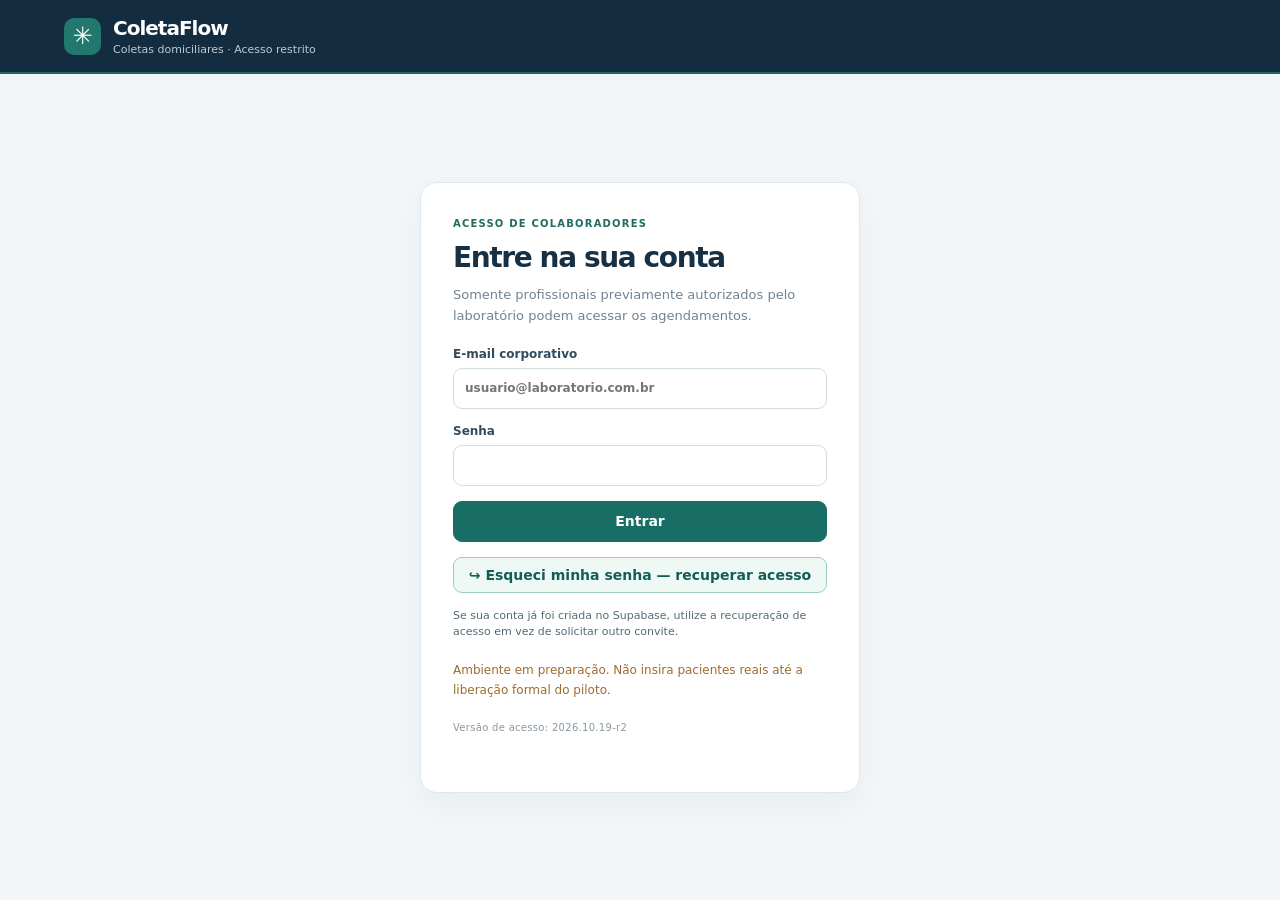
<file: pilot/index.html>
<!doctype html>
<html lang="pt-BR">
<head>
<meta charset="utf-8">
<meta name="viewport" content="width=device-width,initial-scale=1">
<meta name="theme-color" content="#112b3d">
<meta name="referrer" content="no-referrer">
<title>ColetaFlow — Acesso restrito</title>
<link rel="stylesheet" href="./styles.css">
</head>
<body>
<div id="app">
  <header class="masthead">
    <div class="logo">✳</div>
    <div class="brand"><strong>ColetaFlow</strong><small>Coletas domiciliares · Acesso restrito</small></div>
    <div class="mast-actions"><span id="current-user"></span><button id="logout" class="btn-outline" hidden>Sair</button></div>
  </header>
  <main class="container">
    <div id="notice" role="status" aria-live="polite"></div>
    <section id="login-screen" class="auth-panel">
      <div class="section-label">ACESSO DE COLABORADORES</div>
      <h1>Entre na sua conta</h1>
      <p>Somente profissionais previamente autorizados pelo laboratório podem acessar os agendamentos.</p>
      <form id="login-form" autocomplete="off">
        <label>E-mail corporativo<input name="email" type="email" autocomplete="username" required placeholder="usuario@laboratorio.com.br"></label>
        <label>Senha<input name="password" type="password" autocomplete="current-password" required></label>
        <button type="submit" class="btn-primary" id="login-button">Entrar</button>
        <button type="button" class="btn-outline" id="forgot-password"><span aria-hidden="true">↪ </span>Esqueci minha senha — recuperar acesso</button>
        <p class="recovery-tip">Se sua conta já foi criada no Supabase, utilize a recuperação de acesso em vez de solicitar outro convite.</p>
      </form>
      <p class="caution">Ambiente em preparação. Não insira pacientes reais até a liberação formal do piloto.</p>
      <p class="release-label">Versão de acesso: 2026.10.19-r2</p>
    </section>
    <section id="invite-screen" class="auth-panel" hidden>
      <div class="section-label">PRIMEIRO ACESSO</div>
      <h1 id="password-setup-title">Definir senha de acesso</h1>
      <p>Seu convite foi confirmado. Escolha uma senha exclusiva para acessar o ColetaFlow.</p>
      <form id="invite-password-form">
        <label>Nova senha<input name="password" type="password" autocomplete="new-password" minlength="12" required></label>
        <label>Confirmar senha<input name="confirmation" type="password" autocomplete="new-password" minlength="12" required></label>
        <button type="submit" class="btn-primary">Salvar minha senha</button>
      </form>
      <p class="caution">Use uma senha exclusiva. Não compartilhe sua senha com ninguém.</p>
    </section>
    <section id="workspace" hidden>
      <div class="page-title"><div><div class="section-label">CONTROLE OPERACIONAL</div><h1 id="page-heading">Agendamentos</h1><p id="page-description">Registros de coletas domiciliares</p></div><button id="refresh" class="btn-outline">Atualizar</button></div>
      <div id="metrics" class="metrics"></div>
      <div id="staff-panel" class="panel" hidden>
        <div class="panel-heading"><h2>Cadastrar profissional</h2><span>Somente administrador · contas já confirmadas no Supabase</span></div>
        <form id="staff-form" class="form-grid">
          <label>E-mail confirmado<input name="email" type="email" autocomplete="off" placeholder="colaborador@exemplo.com" maxlength="250" required></label>
          <label>Nome completo<input name="fullName" maxlength="150" autocomplete="off" required></label>
          <label>Perfil<select name="role" id="staff-role" required>
            <option value="ATTENDANT">Atendente</option>
            <option value="SUPERVISOR">Supervisor</option>
            <option value="COLLECTOR">Coletor</option>
          </select></label>
          <label id="staff-team-wrap">Equipe WhatsApp<select name="teamId" id="staff-team" required></select></label>
          <p class="span-2 caution">Convide o profissional primeiro em Authentication → Users no Supabase. Apenas contas confirmadas podem ser cadastradas. Nenhuma senha é solicitada aqui.</p>
          <div class="span-2 action-line"><button type="submit" class="btn-primary">Ativar perfil do colaborador</button></div>
        </form>
      </div>
      <div id="booking-panel" class="panel" hidden>
        <div class="panel-heading"><h2>Novo agendamento</h2><span>Horário informativo · sem bloqueio de vagas</span></div>
        <form id="booking-form" class="form-grid">
          <label class="span-2">Nome do paciente<input name="patientName" maxlength="180" autocomplete="off" required></label>
          <label>Telefone<input name="patientPhone" maxlength="24" autocomplete="off" required></label>
          <label>Equipe<select name="teamId" id="team-select" required></select></label>
          <label class="span-2">Rua / Estrada<input name="street" maxlength="200" autocomplete="off" required></label>
          <label>Número (ou S/N)<input name="number" maxlength="30" autocomplete="off" required></label>
          <label>Bairro<input name="neighborhood" maxlength="120" autocomplete="off"></label>
          <label>Cidade<input name="city" value="Mineiros" maxlength="100" required></label>
          <label>UF<input name="uf" value="GO" maxlength="2" pattern="[A-Za-z]{2}" required></label>
          <label>Data da coleta<input type="date" name="date" required></label>
          <label>Horário<input type="time" name="time" required></label>
          <label class="span-2">Coletor responsável<select name="collectorId" id="collector-select" required></select></label>
          <label class="span-2">Complemento / referência<input name="reference" maxlength="250" autocomplete="off"></label>
          <div class="span-2 action-line"><button type="submit" class="btn-primary" id="save-booking">Registrar agendamento</button></div>
        </form>
      </div>
      <div class="panel">
        <div class="panel-heading"><h2>Coletas registradas</h2><span id="appointment-count">0 registros</span></div>
        <div id="appointments" class="list" aria-live="polite"></div>
      </div>
    </section>
  </main>
  <dialog id="address-dialog" class="dialog">
    <form id="address-form" method="dialog">
      <h2>Corrigir endereço</h2>
      <p>Correções são registradas com autor, data, justificativa e versão anterior.</p>
      <input type="hidden" name="appointmentId">
      <input type="hidden" name="expectedVersion">
      <label>Rua / Estrada<input name="street" maxlength="200" required></label>
      <div class="two"><label>Número (ou S/N)<input name="number" maxlength="30" required></label><label>Bairro<input name="neighborhood" maxlength="120"></label></div>
      <div class="two"><label>Cidade<input name="city" maxlength="100" required></label><label>UF<input name="uf" maxlength="2" pattern="[A-Za-z]{2}" required></label></div>
      <label>Complemento / referência<input name="reference" maxlength="250"></label>
      <label>Motivo<select name="reason" required>
        <option value="">Selecione</option><option value="Numero incorreto">Número incorreto</option>
        <option value="Rua incorreta">Rua incorreta</option><option value="Bairro incorreto">Bairro incorreto</option>
        <option value="Endereco incompleto">Endereço incompleto</option><option value="Paciente informou outro endereco">Paciente informou outro endereço</option>
        <option value="Outro motivo">Outro motivo</option>
      </select></label>
      <label>Observação (obrigatória em "Outro motivo")<input name="note" maxlength="300"></label>
      <div class="action-line"><button type="button" id="cancel-address" class="btn-outline">Cancelar</button><button type="submit" class="btn-primary">Salvar correção</button></div>
    </form>
  </dialog>
  <dialog id="history-dialog" class="dialog">
    <h2>Histórico do agendamento</h2>
    <p>Registros de mudanças e versões mantidos pelo Supabase.</p>
    <div id="history-records" aria-live="polite"></div>
    <div class="action-line"><button type="button" class="btn-outline" id="close-history">Fechar</button></div>
  </dialog>
</div>
<script src="./app.js" defer></script>
</body>
</html>
</file>
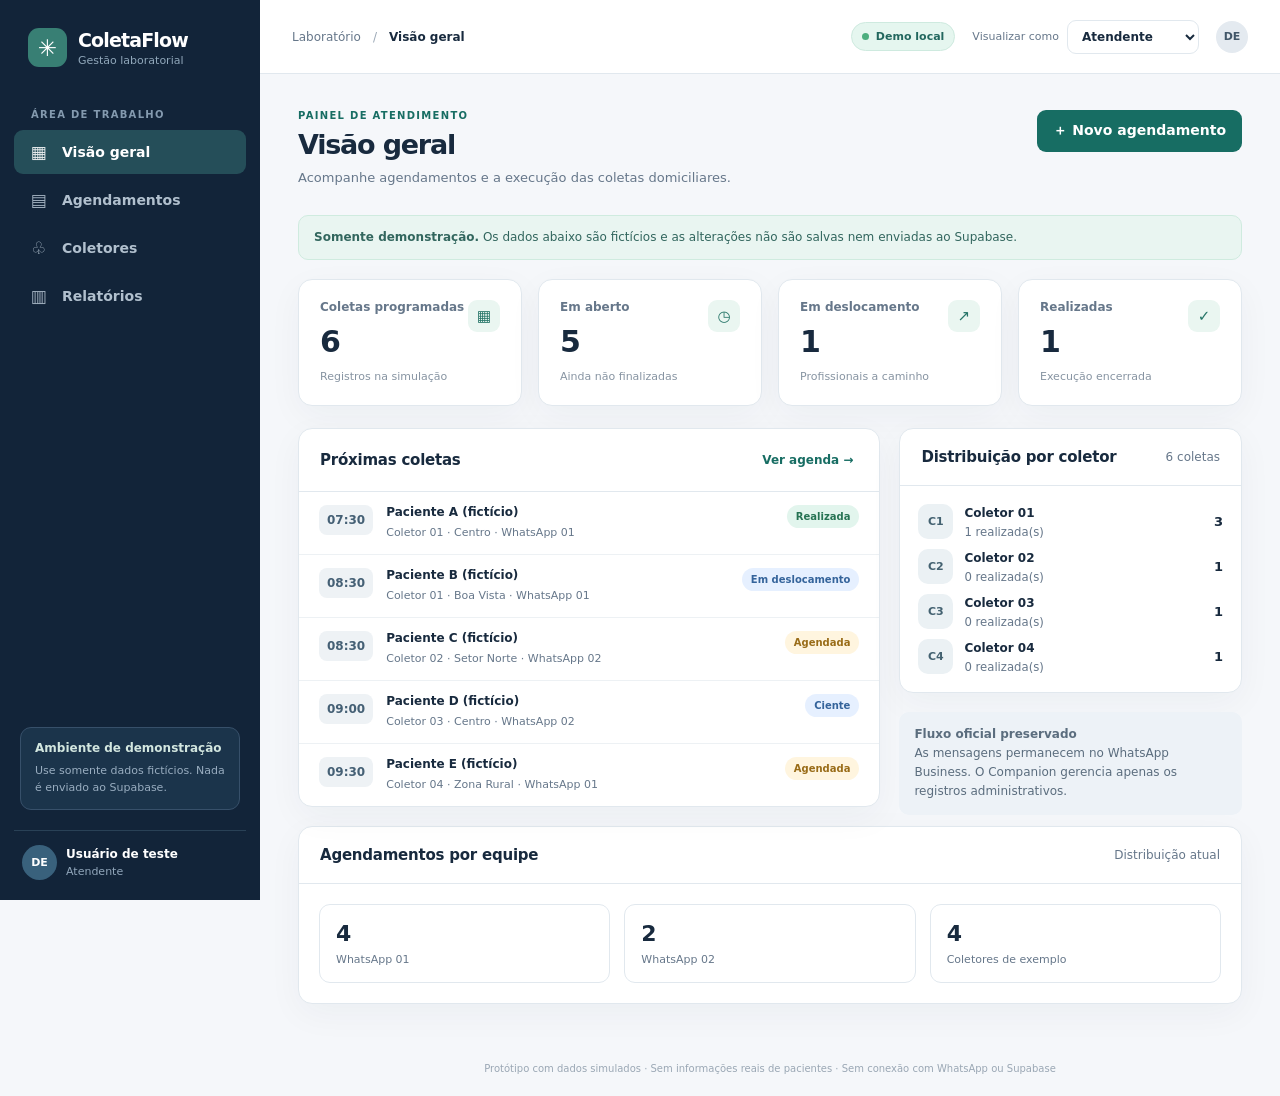
<file: web/index.html>
<!doctype html>
<html lang="pt-BR">
<head>
  <meta charset="utf-8">
  <meta name="viewport" content="width=device-width, initial-scale=1">
  <meta name="theme-color" content="#142538">
  <meta name="description" content="Protótipo de gestão de agendamentos e coletas domiciliares. Dados fictícios; sem integração com o banco.">
  <title>ColetaFlow | Gestão de coletas domiciliares</title>
  <link rel="stylesheet" href="./styles.css">
</head>
<body>
  <div id="app" class="layout">
    <aside class="sidebar" id="sidebar" aria-label="Navegação principal">
      <div class="brand">
        <span class="brand-mark" aria-hidden="true">✳</span>
        <span><strong>ColetaFlow</strong><small>Gestão laboratorial</small></span>
      </div>
      <div class="side-label">ÁREA DE TRABALHO</div>
      <nav id="nav" class="nav" aria-label="Módulos"></nav>
      <div class="sidebar-bottom">
        <div class="demo-tip"><strong>Ambiente de demonstração</strong><span>Use somente dados fictícios. Nada é enviado ao Supabase.</span></div>
        <div class="avatar-line"><span class="avatar">DE</span><span><strong>Usuário de teste</strong><small id="role-label">Atendimento</small></span></div>
      </div>
    </aside>
    <div class="workspace">
      <header class="topbar">
        <button class="icon-btn mobile-menu" id="menu-toggle" type="button" aria-label="Abrir menu" aria-expanded="false">☰</button>
        <div class="breadcrumb"><span>Laboratório</span><span class="crumb-sep">/</span><strong id="breadcrumb">Visão geral</strong></div>
        <div class="top-actions">
          <span class="demo-pill"><span class="live-dot"></span> Demo local</span>
          <label class="role-control" for="role-picker">Visualizar como
            <select id="role-picker" aria-label="Alternar perfil de demonstração">
              <option value="attendant">Atendente</option>
              <option value="collector">Coletor 01</option>
              <option value="supervisor">Supervisor</option>
            </select>
          </label>
          <span class="circle-avatar" aria-hidden="true">DE</span>
        </div>
      </header>
      <main id="main" tabindex="-1" aria-live="polite"></main>
      <footer class="footer-note">Protótipo com dados simulados · Sem informações reais de pacientes · Sem conexão com WhatsApp ou Supabase</footer>
    </div>
  </div>
  <div id="mobile-backdrop" class="mobile-backdrop" hidden></div>
  <div id="toast" class="toast" role="status" aria-live="polite" hidden></div>
  <dialog id="appointment-dialog" class="modal">
    <form id="appointment-form" class="modal-form" novalidate>
      <div class="modal-header">
        <div><div class="eyebrow">ATENDIMENTO</div><h2>Novo agendamento</h2><p>Registre a coleta domiciliar e atribua um profissional.</p></div>
        <button type="button" class="icon-btn" data-action="close-appointment" aria-label="Fechar formulário">✕</button>
      </div>
      <div class="modal-body">
        <div class="form-section-title"><span>1</span> Dados do paciente</div>
        <div class="form-grid">
          <label class="field wide">Nome completo *<input name="patient" maxlength="140" autocomplete="off" required placeholder="Ex.: Paciente de demonstração"></label>
          <label class="field">Telefone *<input name="phone" inputmode="tel" minlength="8" maxlength="24" required placeholder="(64) 99999-9999"></label>
          <label class="field">Equipe de origem *<select name="team" required><option value="01">WhatsApp 01</option><option value="02">WhatsApp 02</option></select></label>
        </div>
        <div class="form-section-title"><span>2</span> Endereço da coleta</div>
        <div class="form-grid">
          <label class="field wide">Logradouro / Estrada *<input name="street" maxlength="180" required placeholder="Rua, avenida, estrada ou rodovia"></label>
          <label class="field">Número <input name="number" maxlength="30" placeholder="Número ou S/N"></label>
          <label class="field">Bairro <input name="neighborhood" maxlength="90" placeholder="Bairro ou região"></label>
          <label class="field">Cidade *<input name="city" maxlength="100" value="Mineiros" required></label>
          <label class="field">UF *<input name="uf" maxlength="2" value="GO" required></label>
          <label class="field wide">Complemento / Referência<input name="reference" maxlength="250" placeholder="Informações para localizar o imóvel"></label>
        </div>
        <div class="form-section-title"><span>3</span> Data e responsável</div>
        <div class="form-grid">
          <label class="field">Data *<input name="date" type="date" value="2026-10-20" required></label>
          <label class="field">Horário informado *<input name="time" type="time" value="08:30" required></label>
          <label class="field wide">Profissional coletor *<select name="collector" required><option value="col1">Coletor 01</option><option value="col2">Coletor 02</option><option value="col3">Coletor 03</option><option value="col4">Coletor 04</option></select></label>
        </div>
        <p class="field-hint">O horário é informativo: não há bloqueio por vagas nem por horários coincidentes.</p>
      </div>
      <div class="modal-actions"><button type="button" class="btn btn-secondary" data-action="close-appointment">Cancelar</button><button type="submit" class="btn btn-primary">Adicionar à simulação</button></div>
    </form>
  </dialog>
  <dialog id="address-dialog" class="modal">
    <form id="address-form" class="modal-form" novalidate>
      <div class="modal-header"><div><div class="eyebrow">COLETAS</div><h2>Corrigir endereço</h2><p>O endereço anterior será mantido no histórico desta simulação.</p></div><button type="button" class="icon-btn" data-action="close-address" aria-label="Fechar formulário">✕</button></div>
      <div class="modal-body">
        <input type="hidden" name="appointmentId">
        <div id="old-address" class="readonly-address"></div>
        <div class="form-grid">
          <label class="field wide">Rua / Estrada *<input name="street" required maxlength="180"></label>
          <label class="field">Número <input name="number" maxlength="30"></label>
          <label class="field">Bairro<input name="neighborhood" maxlength="90"></label>
          <label class="field">Cidade *<input name="city" required maxlength="100"></label>
          <label class="field">UF *<input name="uf" required maxlength="2"></label>
          <label class="field wide">Complemento / Referência<input name="reference" maxlength="250"></label>
          <label class="field wide">Motivo da correção *<select name="reason" required>
            <option value="">Selecione um motivo</option>
            <option>Número incorreto</option><option>Rua incorreta</option><option>Bairro incorreto</option><option>Endereço incompleto</option><option>Paciente informou novo endereço</option><option>Outro motivo</option>
          </select></label>
        </div>
      </div>
      <div class="modal-actions"><button type="button" class="btn btn-secondary" data-action="close-address">Cancelar</button><button class="btn btn-primary" type="submit">Salvar correção simulada</button></div>
    </form>
  </dialog>
  <script src="./app.js" defer></script>
</body>
</html>
</file>
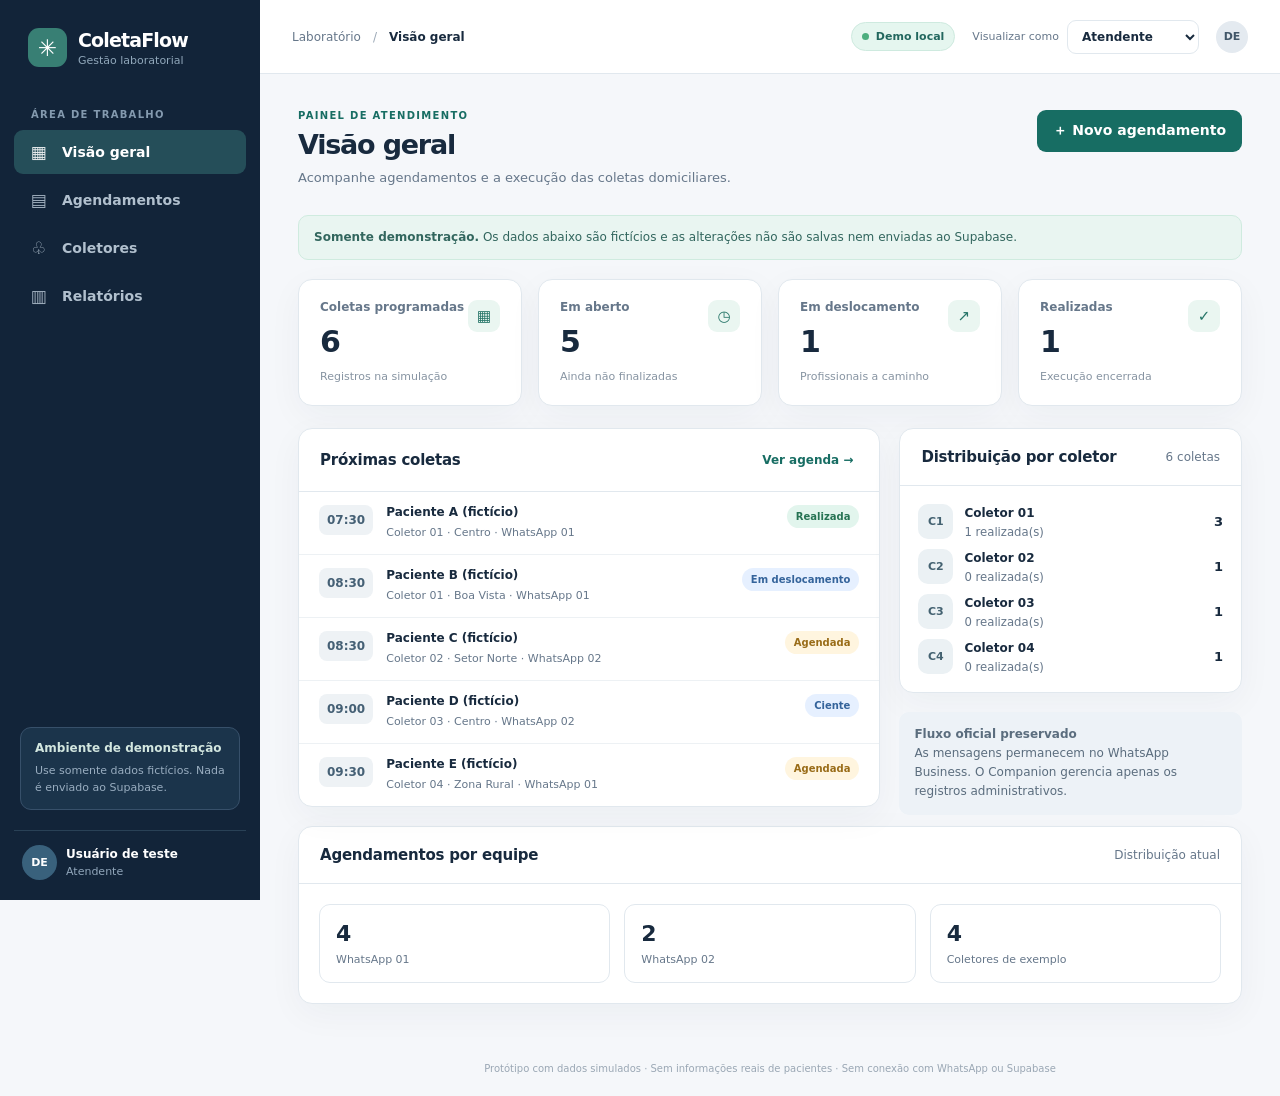
<file: coletaflow-teste.html>
<!doctype html>
<html lang="pt-BR">
<head>
  <meta charset="utf-8">
  <meta name="viewport" content="width=device-width, initial-scale=1">
  <meta name="theme-color" content="#142538">
  <meta name="description" content="Protótipo de gestão de agendamentos e coletas domiciliares. Dados fictícios; sem integração com o banco.">
  <title>ColetaFlow | Gestão de coletas domiciliares</title>
  <style>
:root{
  --nav:#122439;--nav-hover:#1b334a;--nav-text:#b1c0ce;--ink:#182a3e;--muted:#66778a;
  --background:#f5f7fa;--paper:#ffffff;--stroke:#e1e8ee;--accent:#176d63;--accent-soft:#e7f4f1;
  --focus:#16766d;--shadow:0 10px 35px rgba(27,42,64,.045);
}
*{box-sizing:border-box}
html{font-family:Inter,ui-sans-serif,system-ui,-apple-system,BlinkMacSystemFont,"Segoe UI",sans-serif;font-size:14px;color:var(--ink);background:var(--background)}
body{margin:0;min-height:100vh}
button,input,select,textarea{font:inherit}
button{cursor:pointer}
button:disabled{cursor:not-allowed;opacity:.5}
button:focus-visible,a:focus-visible,input:focus-visible,select:focus-visible,textarea:focus-visible{outline:3px solid #8abfb7;outline-offset:2px}
a{color:inherit}
[hidden]{display:none!important}
.layout{display:flex;min-height:100vh}
.sidebar{width:260px;flex:0 0 260px;background:var(--nav);color:white;display:flex;flex-direction:column;position:sticky;top:0;height:100vh;z-index:10;padding:28px 14px 20px}
.brand{display:flex;gap:11px;align-items:center;padding:0 14px;margin-bottom:42px}
.brand-mark{background:#387f74;color:#fff;font-size:23px;width:39px;height:39px;border-radius:11px;display:grid;place-items:center}
.brand strong{font-size:19px;letter-spacing:-.045em;display:block}
.brand small{color:#90a7ba;font-size:11px;display:block;margin-top:3px}
.side-label{font-size:10px;color:#849aaf;font-weight:800;letter-spacing:.13em;padding:0 17px 10px}
.nav{display:flex;flex-direction:column;gap:4px}
.nav button{display:flex;align-items:center;gap:13px;color:var(--nav-text);border:0;background:transparent;border-radius:9px;padding:12px 14px;font-weight:550;text-align:left;width:100%;transition:background .15s,color .15s}
.nav button:hover{background:var(--nav-hover);color:#fff}
.nav button.active{background:#254e59;color:white}
.nav button .nav-icon{width:21px;text-align:center;font-size:17px;opacity:.9}
.sidebar-bottom{margin-top:auto}
.demo-tip{border:1px solid #37506a;background:#1b344b;border-radius:11px;padding:13px 14px;display:flex;flex-direction:column;gap:7px;margin:0 6px 20px}
.demo-tip strong{color:#d2e6df;font-size:12px}
.demo-tip span{color:#99adc0;font-size:11px;line-height:1.55}
.avatar-line{padding:14px 8px 0;border-top:1px solid #294156;display:flex;align-items:center;gap:9px}
.avatar{background:#39617c;border-radius:50%;width:35px;height:35px;display:grid;place-items:center;font-weight:700;font-size:11px}
.avatar-line strong,.avatar-line small{display:block}
.avatar-line strong{font-size:12px}.avatar-line small{font-size:11px;color:#92a7bb;margin-top:4px}
.workspace{min-width:0;flex:1;display:flex;flex-direction:column}
.topbar{height:74px;min-height:74px;background:var(--paper);border-bottom:1px solid var(--stroke);display:flex;align-items:center;justify-content:space-between;padding:0 32px;gap:16px}
.breadcrumb{display:flex;gap:12px;align-items:center;color:var(--muted);font-size:12px;white-space:nowrap}.breadcrumb strong{color:var(--ink)}
.crumb-sep{color:#9ba8b6}
.top-actions{display:flex;align-items:center;gap:17px}
.demo-pill{display:flex;align-items:center;gap:7px;font-size:11px;color:#22675e;background:#e5f6ef;border:1px solid #ceeadf;border-radius:999px;padding:7px 10px;font-weight:650;white-space:nowrap}
.live-dot{width:7px;height:7px;border-radius:100%;background:#4cae7e}
.role-control{color:var(--muted);font-size:11px;display:flex;align-items:center;gap:8px;white-space:nowrap}
.role-control select{padding:8px 26px 8px 10px;border:1px solid var(--stroke);border-radius:9px;background:white;color:var(--ink);max-width:155px;font-size:12px;font-weight:650}
.circle-avatar{border-radius:100%;background:#e4eaf0;color:#425769;display:grid;place-items:center;height:32px;width:32px;font-size:11px;font-weight:750}
main{width:min(1320px,100%);margin:0 auto;padding:36px 38px 40px;flex:1}
.page-header{display:flex;justify-content:space-between;align-items:flex-start;gap:18px;margin-bottom:26px}
.eyebrow{font-size:10px;text-transform:uppercase;letter-spacing:.13em;color:var(--accent);font-weight:800;margin-bottom:8px}
h1,h2,h3,p{margin-top:0}
.page-header h1{font-size:27px;letter-spacing:-.045em;margin:0 0 8px;font-weight:760}
.page-header p{color:var(--muted);margin:0;line-height:1.6;font-size:13px}
.btn{border:1px solid transparent;border-radius:9px;display:inline-flex;align-items:center;justify-content:center;gap:8px;white-space:nowrap;font-weight:680;padding:11px 15px;text-decoration:none;transition:filter .12s,transform .12s}
.btn:hover{filter:brightness(.96)}
.btn:active{transform:scale(.98)}
.btn-primary{background:var(--accent);color:white}
.btn-secondary{background:white;color:var(--ink);border:1px solid var(--stroke)}
.btn-quiet{background:transparent;color:var(--accent);padding:8px 10px}
.btn-danger{background:#fff0ed;color:#b1453f;border:1px solid #f7d6d0}
.btn-small{font-size:12px;padding:8px 11px}
.icon-btn{height:37px;min-width:37px;border:1px solid var(--stroke);background:white;border-radius:9px;display:inline-flex;align-items:center;justify-content:center;color:var(--ink)}
.mobile-menu{display:none}
.cards{display:grid;grid-template-columns:repeat(4,minmax(0,1fr));gap:16px;margin-bottom:22px}
.metric{border:1px solid var(--stroke);background:white;border-radius:14px;padding:20px 21px;box-shadow:var(--shadow)}
.metric-label{color:var(--muted);font-size:12px;font-weight:600}
.metric-value{font-size:30px;font-weight:770;letter-spacing:-.06em;margin:10px 0}
.metric-foot{font-size:11px;color:#8794a2;line-height:1.45}
.metric-icon{display:inline-grid;place-items:center;float:right;height:32px;width:32px;border-radius:9px;color:#267568;background:#eaf6f1;font-size:15px}
.content-grid{display:grid;grid-template-columns:minmax(0,1.7fr) minmax(260px,1fr);gap:19px;align-items:start}
.panel{border:1px solid var(--stroke);border-radius:14px;background:white;overflow:hidden;box-shadow:var(--shadow);margin-bottom:19px}
.panel-head{display:flex;justify-content:space-between;align-items:center;padding:19px 21px;border-bottom:1px solid var(--stroke);gap:14px}
.panel-head h2{font-size:15px;margin:0;letter-spacing:-.015em}.panel-head span,.subtle{color:var(--muted);font-size:12px}
.panel-body{padding:20px}
.toolbar{display:flex;gap:10px;align-items:center;flex-wrap:wrap;margin-bottom:17px}
.toolbar input,.toolbar select{min-height:39px;border:1px solid var(--stroke);background:white;border-radius:9px;padding:9px 12px;outline-color:var(--focus);max-width:100%}
.toolbar .search{flex:1;min-width:160px}
.toolbar select{min-width:140px}
.table-wrap{overflow:auto}
.data-table{border-collapse:collapse;text-align:left;width:100%;min-width:680px}
.data-table th{font-size:10px;color:#8895a4;letter-spacing:.07em;text-transform:uppercase;font-weight:780;padding:12px 18px;background:#fafcfd;white-space:nowrap}
.data-table td{padding:14px 18px;border-top:1px solid #edf1f4;font-size:12px;white-space:nowrap}
.data-table tr:hover td{background:#fcfdfd}
.row-title{font-weight:680;font-size:12px;display:block}.row-sub{font-size:11px;color:var(--muted);margin-top:5px;display:block}
.tag{border-radius:99px;font-size:10px;font-weight:730;padding:6px 9px;white-space:nowrap;display:inline-block}
.tag-agendada{background:#fff5df;color:#996c18}
.tag-ciente,.tag-em-deslocamento,.tag-no-local,.tag-em-coleta{background:#e6f0ff;color:#35649b}
.tag-realizada{background:#e2f5ed;color:#267353}
.tag-nao-realizada,.tag-cancelada{background:#ffebe9;color:#9d473e}
.link-action{color:var(--accent);background:transparent;border:0;font-size:12px;font-weight:750;padding:5px}
.link-action:hover{text-decoration:underline}
.inline-notice{padding:12px 15px;background:#e9f5f1;border:1px solid #cfebdf;color:#32665e;font-size:12px;line-height:1.6;border-radius:10px;margin-bottom:19px}
.list-item{padding:13px 20px;border-bottom:1px solid #edf1f4;display:flex;gap:13px;align-items:flex-start}
.list-item:last-child{border:0}
.time-block{min-width:54px;background:#eef2f5;color:#456075;border-radius:8px;padding:8px;text-align:center;font-size:12px;font-weight:780}
.list-item strong{font-size:12px;display:block}.list-item p{font-size:11px;color:var(--muted);margin:6px 0 0;line-height:1.45}
.list-item .tag{margin-left:auto}
.section-title{font-size:15px;margin-bottom:15px}
.collector-list{display:grid;gap:10px;padding:18px}
.collector-line{display:flex;gap:11px;align-items:center}
.avatar-soft{height:35px;width:35px;display:grid;place-items:center;background:#ebf1f4;border-radius:10px;font-size:11px;color:#446271;font-weight:800;flex-shrink:0}
.collector-line strong{font-size:12px}.collector-line small{color:var(--muted);display:block;margin-top:5px}
.collector-line .count{margin-left:auto;font-weight:800;color:var(--ink);font-size:13px}
.empty{padding:45px 20px;text-align:center;color:var(--muted);font-size:13px}
.empty strong{display:block;color:var(--ink);margin-bottom:7px}
.detail-grid{display:grid;grid-template-columns:minmax(0,1.5fr) minmax(250px,1fr);gap:19px}
.details{display:grid;grid-template-columns:repeat(2,minmax(0,1fr));gap:17px;padding:21px}
.detail-row small{color:#7e90a0;font-size:11px;display:block;margin-bottom:7px}
.detail-row strong{font-weight:650;font-size:13px;line-height:1.5;word-break:break-word}
.details .full{grid-column:1/-1}
.details hr{border:0;border-top:1px solid var(--stroke);grid-column:1/-1;margin:0}
.action-bar{border-top:1px solid var(--stroke);padding:16px 20px;display:flex;gap:9px;flex-wrap:wrap}
.timeline{padding:20px 24px 20px 27px}
.timeline-item{border-left:2px solid #dce8e6;padding:0 0 22px 20px;position:relative}
.timeline-item:last-child{border-left-color:transparent;padding-bottom:0}
.timeline-item:before{content:'';position:absolute;left:-6px;top:2px;width:10px;height:10px;border-radius:50%;background:#4a9585;border:2px solid white}
.timeline-item strong{font-size:12px;display:block}
.timeline-item small{color:var(--muted);display:block;margin-top:7px;line-height:1.6}
.collector-cards{display:grid;grid-template-columns:repeat(2,minmax(0,1fr));gap:14px}
.collection-card{background:white;border:1px solid var(--stroke);border-radius:13px;padding:18px;box-shadow:var(--shadow)}
.collection-card-head{display:flex;justify-content:space-between;align-items:center;gap:12px;margin-bottom:14px}
.collection-card strong{font-size:14px}
.collection-card .address{font-size:12px;color:var(--muted);line-height:1.7;margin:10px 0 15px;min-height:38px}
.collection-card-actions{display:flex;flex-wrap:wrap;gap:8px;border-top:1px solid var(--stroke);padding-top:15px}
.note{color:#718194;font-size:12px;line-height:1.6}
.pill-tabs{display:flex;gap:6px;flex-wrap:wrap}
.pill-tabs button{background:white;border:1px solid var(--stroke);border-radius:8px;padding:8px 12px;color:#637589;font-size:12px}
.pill-tabs button.active{background:#e5f2ef;color:#17695e;border-color:#bfded6;font-weight:750}
.readonly-address{background:#f3f7f8;border:1px solid var(--stroke);border-radius:9px;padding:12px 14px;color:#4e6678;font-size:12px;margin-bottom:21px;line-height:1.6}
.modal{border:none;padding:0;border-radius:16px;box-shadow:0 24px 90px #091b3180;width:min(660px,calc(100vw - 22px));max-height:92vh;overflow:auto;color:var(--ink)}
.modal::backdrop{background:#142638a8}
.modal-header{display:flex;align-items:flex-start;justify-content:space-between;gap:18px;padding:25px 28px 20px;border-bottom:1px solid var(--stroke)}
.modal-header h2{font-size:22px;letter-spacing:-.045em;margin:0 0 7px}
.modal-header p{font-size:12px;line-height:1.5;color:var(--muted);margin:0}
.modal-body{padding:22px 28px;max-height:calc(92vh - 185px);overflow-y:auto}
.form-section-title{display:flex;gap:9px;align-items:center;font-size:13px;font-weight:780;margin:8px 0 15px}
.form-section-title:not(:first-child){margin-top:25px}
.form-section-title span{background:#e2f3ec;color:#286e5e;border-radius:7px;width:25px;height:25px;display:grid;place-items:center}
.form-grid{display:grid;grid-template-columns:repeat(2,minmax(0,1fr));gap:14px}
.field{display:flex;flex-direction:column;font-size:12px;font-weight:650;gap:7px}
.field.wide{grid-column:1/-1}
.field input,.field select,.field textarea{background:white;border:1px solid #d8e2e8;border-radius:8px;min-height:41px;padding:10px 11px;font-size:13px;font-weight:450;min-width:0;width:100%;color:var(--ink)}
.field-hint{color:var(--muted);font-size:11px;line-height:1.6;margin:16px 0 0}
.modal-actions{display:flex;justify-content:flex-end;gap:9px;padding:17px 28px;border-top:1px solid var(--stroke)}
.mobile-backdrop{position:fixed;inset:0;background:#101d2bb3;z-index:9}
.toast{position:fixed;right:24px;bottom:24px;max-width:380px;z-index:30;border-radius:10px;background:#183b36;color:white;padding:13px 17px;box-shadow:0 9px 35px #15273540;font-size:12px;line-height:1.6}
.footer-note{padding:0 38px 22px;text-align:center;color:#9aa7b4;font-size:10px}
.info-badge{background:#edf2f7;border-radius:10px;padding:13px 15px;color:#5b6d7e;font-size:12px;line-height:1.6}
.status-flow{display:flex;flex-direction:column;gap:9px;padding:18px}
.status-row{border:1px solid var(--stroke);padding:13px;border-radius:10px;display:flex;align-items:center;justify-content:space-between;gap:15px}
.status-row strong{font-size:12px}.status-row small{display:block;color:var(--muted);margin-top:4px}
.kicker{color:var(--accent);font-size:10px;letter-spacing:.12em;font-weight:800;text-transform:uppercase}
.stats-grid{display:grid;grid-template-columns:repeat(3,minmax(0,1fr));gap:14px}
.stat-compact{border:1px solid var(--stroke);border-radius:11px;padding:16px;background:white}
.stat-compact strong{font-size:22px;display:block;letter-spacing:-.04em}
.stat-compact small{color:var(--muted);font-size:11px;display:block;margin-top:7px}
@media(max-width:1140px){.sidebar{width:218px;flex-basis:218px}.cards{grid-template-columns:repeat(2,1fr)}.content-grid{grid-template-columns:minmax(0,1fr)}}
@media(max-width:800px){
  .sidebar{position:fixed;transform:translateX(-105%);transition:transform .2s;top:0;left:0;height:100vh;width:260px}
  .sidebar.open{transform:translateX(0)}
  .mobile-menu{display:inline-flex}
  .topbar{padding:0 16px;height:66px;min-height:66px}
  .role-control{font-size:0}
  .role-control select{font-size:11px;max-width:120px}
  .top-actions{gap:8px}
  .demo-pill{display:none}
  main{padding:25px 18px}
  .page-header{align-items:flex-start}
  .page-header h1{font-size:23px}
  .cards{gap:10px}
  .metric{padding:15px}
  .metric-value{font-size:25px}
  .collector-cards,.detail-grid{grid-template-columns:1fr}
  .footer-note{padding:10px 14px 25px}
  .detail-grid .panel{margin-bottom:0}
}
@media(max-width:480px){
  .page-header{flex-direction:column}
  .page-header .btn{width:100%}
  .metric{padding:14px}.metric-label{font-size:11px}
  .cards{grid-template-columns:repeat(2,minmax(0,1fr))}
  .details{grid-template-columns:1fr}
  .form-grid{grid-template-columns:1fr}
  .field.wide{grid-column:auto}
  .modal-header,.modal-body,.modal-actions{padding-left:17px;padding-right:17px}
  .modal-actions .btn{flex:1}
  .top-actions .circle-avatar{display:none}
  .breadcrumb{font-size:11px;gap:7px}
  .stat-compact{padding:11px}
  .stats-grid{gap:7px}
}
@media(prefers-reduced-motion:reduce){*,*:before,*:after{transition:none!important;scroll-behavior:auto!important}}

</style>
</head>
<body>
  <div id="app" class="layout">
    <aside class="sidebar" id="sidebar" aria-label="Navegação principal">
      <div class="brand">
        <span class="brand-mark" aria-hidden="true">✳</span>
        <span><strong>ColetaFlow</strong><small>Gestão laboratorial</small></span>
      </div>
      <div class="side-label">ÁREA DE TRABALHO</div>
      <nav id="nav" class="nav" aria-label="Módulos"></nav>
      <div class="sidebar-bottom">
        <div class="demo-tip"><strong>Ambiente de demonstração</strong><span>Use somente dados fictícios. Nada é enviado ao Supabase.</span></div>
        <div class="avatar-line"><span class="avatar">DE</span><span><strong>Usuário de teste</strong><small id="role-label">Atendimento</small></span></div>
      </div>
    </aside>
    <div class="workspace">
      <header class="topbar">
        <button class="icon-btn mobile-menu" id="menu-toggle" type="button" aria-label="Abrir menu" aria-expanded="false">☰</button>
        <div class="breadcrumb"><span>Laboratório</span><span class="crumb-sep">/</span><strong id="breadcrumb">Visão geral</strong></div>
        <div class="top-actions">
          <span class="demo-pill"><span class="live-dot"></span> Demo local</span>
          <label class="role-control" for="role-picker">Visualizar como
            <select id="role-picker" aria-label="Alternar perfil de demonstração">
              <option value="attendant">Atendente</option>
              <option value="collector">Coletor 01</option>
              <option value="supervisor">Supervisor</option>
            </select>
          </label>
          <span class="circle-avatar" aria-hidden="true">DE</span>
        </div>
      </header>
      <main id="main" tabindex="-1" aria-live="polite"></main>
      <footer class="footer-note">Protótipo com dados simulados · Sem informações reais de pacientes · Sem conexão com WhatsApp ou Supabase</footer>
    </div>
  </div>
  <div id="mobile-backdrop" class="mobile-backdrop" hidden></div>
  <div id="toast" class="toast" role="status" aria-live="polite" hidden></div>
  <dialog id="appointment-dialog" class="modal">
    <form id="appointment-form" class="modal-form" novalidate>
      <div class="modal-header">
        <div><div class="eyebrow">ATENDIMENTO</div><h2>Novo agendamento</h2><p>Registre a coleta domiciliar e atribua um profissional.</p></div>
        <button type="button" class="icon-btn" data-action="close-appointment" aria-label="Fechar formulário">✕</button>
      </div>
      <div class="modal-body">
        <div class="form-section-title"><span>1</span> Dados do paciente</div>
        <div class="form-grid">
          <label class="field wide">Nome completo *<input name="patient" maxlength="140" autocomplete="off" required placeholder="Ex.: Paciente de demonstração"></label>
          <label class="field">Telefone *<input name="phone" inputmode="tel" minlength="8" maxlength="24" required placeholder="(64) 99999-9999"></label>
          <label class="field">Equipe de origem *<select name="team" required><option value="01">WhatsApp 01</option><option value="02">WhatsApp 02</option></select></label>
        </div>
        <div class="form-section-title"><span>2</span> Endereço da coleta</div>
        <div class="form-grid">
          <label class="field wide">Logradouro / Estrada *<input name="street" maxlength="180" required placeholder="Rua, avenida, estrada ou rodovia"></label>
          <label class="field">Número <input name="number" maxlength="30" placeholder="Número ou S/N"></label>
          <label class="field">Bairro <input name="neighborhood" maxlength="90" placeholder="Bairro ou região"></label>
          <label class="field">Cidade *<input name="city" maxlength="100" value="Mineiros" required></label>
          <label class="field">UF *<input name="uf" maxlength="2" value="GO" required></label>
          <label class="field wide">Complemento / Referência<input name="reference" maxlength="250" placeholder="Informações para localizar o imóvel"></label>
        </div>
        <div class="form-section-title"><span>3</span> Data e responsável</div>
        <div class="form-grid">
          <label class="field">Data *<input name="date" type="date" value="2026-10-20" required></label>
          <label class="field">Horário informado *<input name="time" type="time" value="08:30" required></label>
          <label class="field wide">Profissional coletor *<select name="collector" required><option value="col1">Coletor 01</option><option value="col2">Coletor 02</option><option value="col3">Coletor 03</option><option value="col4">Coletor 04</option></select></label>
        </div>
        <p class="field-hint">O horário é informativo: não há bloqueio por vagas nem por horários coincidentes.</p>
      </div>
      <div class="modal-actions"><button type="button" class="btn btn-secondary" data-action="close-appointment">Cancelar</button><button type="submit" class="btn btn-primary">Adicionar à simulação</button></div>
    </form>
  </dialog>
  <dialog id="address-dialog" class="modal">
    <form id="address-form" class="modal-form" novalidate>
      <div class="modal-header"><div><div class="eyebrow">COLETAS</div><h2>Corrigir endereço</h2><p>O endereço anterior será mantido no histórico desta simulação.</p></div><button type="button" class="icon-btn" data-action="close-address" aria-label="Fechar formulário">✕</button></div>
      <div class="modal-body">
        <input type="hidden" name="appointmentId">
        <div id="old-address" class="readonly-address"></div>
        <div class="form-grid">
          <label class="field wide">Rua / Estrada *<input name="street" required maxlength="180"></label>
          <label class="field">Número <input name="number" maxlength="30"></label>
          <label class="field">Bairro<input name="neighborhood" maxlength="90"></label>
          <label class="field">Cidade *<input name="city" required maxlength="100"></label>
          <label class="field">UF *<input name="uf" required maxlength="2"></label>
          <label class="field wide">Complemento / Referência<input name="reference" maxlength="250"></label>
          <label class="field wide">Motivo da correção *<select name="reason" required>
            <option value="">Selecione um motivo</option>
            <option>Número incorreto</option><option>Rua incorreta</option><option>Bairro incorreto</option><option>Endereço incompleto</option><option>Paciente informou novo endereço</option><option>Outro motivo</option>
          </select></label>
        </div>
      </div>
      <div class="modal-actions"><button type="button" class="btn btn-secondary" data-action="close-address">Cancelar</button><button class="btn btn-primary" type="submit">Salvar correção simulada</button></div>
    </form>
  </dialog>
  <script>
/* ColetaFlow - frontend demonstrativo. Nenhuma API, sessão ou dado clínico real.
 * Todos os dados ficam somente na memória; atualizar a página reinicia a simulação.
 */
'use strict';

const DEMO_DATE = '2026-10-20';
const COLLECTORS = [
  { id: 'col1', name: 'Coletor 01', initials: 'C1' },
  { id: 'col2', name: 'Coletor 02', initials: 'C2' },
  { id: 'col3', name: 'Coletor 03', initials: 'C3' },
  { id: 'col4', name: 'Coletor 04', initials: 'C4' },
];
const STATUSES = {
  AGENDADA: 'Agendada', CIENTE: 'Ciente', EM_DESLOCAMENTO: 'Em deslocamento',
  NO_LOCAL: 'No local', EM_COLETA: 'Em coleta', REALIZADA: 'Realizada',
  NAO_REALIZADA: 'Não realizada', CANCELADA: 'Cancelada',
};
const NEXT_STATUS = {
  AGENDADA: ['CIENTE', 'Confirmar ciência'],
  CIENTE: ['EM_DESLOCAMENTO', 'Iniciar deslocamento'],
  EM_DESLOCAMENTO: ['NO_LOCAL', 'Registrar chegada'],
  NO_LOCAL: ['EM_COLETA', 'Iniciar coleta'],
  EM_COLETA: ['REALIZADA', 'Finalizar coleta'],
};
const originalAddress = (street, number, neighborhood, city = 'Mineiros', uf = 'GO', reference = '') =>
  ({ street, number, neighborhood, city, uf, reference });

const APPOINTMENTS = [
  { id: 'COL-001', patient: 'Paciente A (fictício)', phone: '(00) 00000-0001', team: '01', date: DEMO_DATE, time: '07:30', collector: 'col1', createdBy: 'Atendente 01', status: 'REALIZADA', address: originalAddress('Rua Exemplo Norte', '10', 'Centro'), version: 1 },
  { id: 'COL-002', patient: 'Paciente B (fictício)', phone: '(00) 00000-0002', team: '01', date: DEMO_DATE, time: '08:30', collector: 'col1', createdBy: 'Atendente 02', status: 'EM_DESLOCAMENTO', address: originalAddress('Avenida Modelo', '150', 'Boa Vista', 'Mineiros', 'GO', 'Próximo à praça'), version: 1 },
  { id: 'COL-003', patient: 'Paciente C (fictício)', phone: '(00) 00000-0003', team: '02', date: DEMO_DATE, time: '08:30', collector: 'col2', createdBy: 'Atendente 06', status: 'AGENDADA', address: originalAddress('Rua Demonstração', '25', 'Setor Norte'), version: 1 },
  { id: 'COL-004', patient: 'Paciente D (fictício)', phone: '(00) 00000-0004', team: '02', date: DEMO_DATE, time: '09:00', collector: 'col3', createdBy: 'Atendente 07', status: 'CIENTE', address: originalAddress('Rua das Flores (exemplo)', '18', 'Centro'), version: 1 },
  { id: 'COL-005', patient: 'Paciente E (fictício)', phone: '(00) 00000-0005', team: '01', date: DEMO_DATE, time: '09:30', collector: 'col4', createdBy: 'Atendente 03', status: 'AGENDADA', address: originalAddress('Estrada Fictícia', 'S/N', 'Zona Rural', 'Mineiros', 'GO', 'Km fictício'), version: 1 },
  { id: 'COL-006', patient: 'Paciente F (fictício)', phone: '(00) 00000-0006', team: '01', date: DEMO_DATE, time: '10:00', collector: 'col1', createdBy: 'Atendente 04', status: 'AGENDADA', address: originalAddress('Rua de Teste', '210', 'Centro'), version: 1 },
];

const state = {
  role: 'attendant', view: 'dashboard', previousView: 'appointments', selectedId: null,
  appointments: APPOINTMENTS.map(a => ({ ...a, address: { ...a.address }, events: [{ type: 'Agendamento registrado', actor: a.createdBy, when: '19/10/2026 · 14:00', description: 'Coleta cadastrada e atribuída.' }], addressHistory: [] })),
  nextId: 7, query: '', filterTeam: 'all', filterStatus: 'all', filterCollector: 'all',
  collectorTab: 'all'
};

const main = document.getElementById('main');
const nav = document.getElementById('nav');
const breadcrumb = document.getElementById('breadcrumb');
const rolePicker = document.getElementById('role-picker');
const apptDialog = document.getElementById('appointment-dialog');
const addressDialog = document.getElementById('address-dialog');

function escapeHtml(value = '') {
  return String(value).replace(/[&<>"']/g, ch => ({ '&': '&amp;', '<': '&lt;', '>': '&gt;', '"': '&quot;', "'": '&#39;' })[ch]);
}
function pad(n) { return String(n).padStart(2, '0'); }
function formattedDate(value) {
  if (!/^\d{4}-\d{2}-\d{2}$/.test(value || '')) return '—';
  const [y,m,d] = value.split('-');
  return d + '/' + m + '/' + y;
}
function sortBySchedule(items) { return [...items].sort((a,b) => (a.date+a.time).localeCompare(b.date+b.time)); }
function getCollector(id) { return COLLECTORS.find(c => c.id === id)?.name || 'Não identificado'; }
function getAppointment(id) { return state.appointments.find(a => a.id === id); }
function statusClass(s) { return 'tag-' + s.toLowerCase().replaceAll('_', '-'); }
function statusTag(s) { return '<span class="tag ' + statusClass(s) + '">' + escapeHtml(STATUSES[s] || s) + '</span>'; }
function addressText(a) { return [a.street + (a.number ? ', ' + a.number : ''), a.neighborhood, a.city + ' / ' + a.uf, a.reference].filter(Boolean).join(' · '); }
function eventNow() { return new Date().toLocaleString('pt-BR', { dateStyle: 'short', timeStyle: 'short' }); }
function addEvent(a, type, description = '') { a.events.unshift({ type, description, actor: state.role === 'collector' ? 'Coletor 01 (demo)' : state.role === 'supervisor' ? 'Supervisor (demo)' : 'Atendente (demo)', when: eventNow() }); }
function allowedAppointment(a) { return state.role !== 'collector' || a.collector === 'col1'; }
function showToast(message) {
  const box = document.getElementById('toast');
  box.textContent = message;
  box.hidden = false;
  clearTimeout(showToast.timer);
  showToast.timer = setTimeout(() => { box.hidden = true; }, 4000);
}
function closeMenu() {
  document.getElementById('sidebar').classList.remove('open');
  document.getElementById('mobile-backdrop').hidden = true;
  document.getElementById('menu-toggle').setAttribute('aria-expanded', 'false');
}
function pageHeader(eyebrow, title, description, action = '') {
  return '<div class="page-header"><div><div class="eyebrow">' + eyebrow + '</div><h1>' + title + '</h1><p>' + description + '</p></div>' + action + '</div>';
}
function primaryNew() { return '<button class="btn btn-primary" data-action="new">＋ Novo agendamento</button>'; }
function metric(title, value, foot, icon) {
  return '<article class="metric"><span class="metric-icon">' + icon + '</span><div class="metric-label">' + title + '</div><div class="metric-value">' + value + '</div><div class="metric-foot">' + foot + '</div></article>';
}
function appointmentRows(items) {
  if (!items.length) return '<tr><td colspan="7"><div class="empty"><strong>Nenhum agendamento encontrado</strong>Altere os filtros ou crie um registro fictício.</div></td></tr>';
  return sortBySchedule(items).map(a => '<tr data-appointment-row data-search="' + escapeHtml((a.id+' '+a.patient+' '+getCollector(a.collector)).toLowerCase()) + '">' +
    '<td><strong>' + escapeHtml(a.time) + '</strong><span class="row-sub">' + formattedDate(a.date) + '</span></td>' +
    '<td><span class="row-title">' + escapeHtml(a.patient) + '</span><span class="row-sub">' + escapeHtml(a.id) + '</span></td>' +
    '<td>WhatsApp ' + escapeHtml(a.team) + '</td>' +
    '<td>' + escapeHtml(getCollector(a.collector)) + '</td>' +
    '<td>' + statusTag(a.status) + '</td>' +
    '<td>' + escapeHtml(a.address.neighborhood || a.address.city) + '</td>' +
    '<td><button class="link-action" data-action="details" data-id="' + escapeHtml(a.id) + '">Ver detalhes →</button></td></tr>').join('');
}
function table(items) {
  return '<div class="table-wrap"><table class="data-table"><thead><tr><th>Horário</th><th>Paciente</th><th>Origem</th><th>Coletor</th><th>Status</th><th>Região</th><th></th></tr></thead><tbody id="appointment-rows">' + appointmentRows(items) + '</tbody></table></div>';
}
function renderDashboard() {
  const items = state.appointments;
  const pending = items.filter(a => !['REALIZADA','NAO_REALIZADA','CANCELADA'].includes(a.status)).length;
  const completed = items.filter(a => a.status === 'REALIZADA').length;
  const moving = items.filter(a => ['EM_DESLOCAMENTO','NO_LOCAL'].includes(a.status)).length;
  const team1 = items.filter(a => a.team === '01').length;
  return pageHeader('PAINEL DE ATENDIMENTO', 'Visão geral', 'Acompanhe agendamentos e a execução das coletas domiciliares.', primaryNew()) +
    '<div class="inline-notice"><strong>Somente demonstração.</strong> Os dados abaixo são fictícios e as alterações não são salvas nem enviadas ao Supabase.</div>' +
    '<section class="cards" aria-label="Indicadores">' +
    metric('Coletas programadas', items.length, 'Registros na simulação', '▦') +
    metric('Em aberto', pending, 'Ainda não finalizadas', '◷') +
    metric('Em deslocamento', moving, 'Profissionais a caminho', '↗') +
    metric('Realizadas', completed, 'Execução encerrada', '✓') + '</section>' +
    '<div class="content-grid"><section class="panel"><div class="panel-head"><h2>Próximas coletas</h2><button class="link-action" data-action="nav" data-view="appointments">Ver agenda →</button></div>' +
    '<div>' + sortBySchedule(items).slice(0,5).map(a => '<div class="list-item"><span class="time-block">' + escapeHtml(a.time) + '</span><div><strong>' + escapeHtml(a.patient) + '</strong><p>' + escapeHtml(getCollector(a.collector)) + ' · ' + escapeHtml(a.address.neighborhood || a.address.city) + ' · WhatsApp ' + escapeHtml(a.team) + '</p></div>' + statusTag(a.status) + '</div>').join('') +
    '</div></section><div><section class="panel"><div class="panel-head"><h2>Distribuição por coletor</h2><span>' + items.length + ' coletas</span></div>' +
    '<div class="collector-list">' + COLLECTORS.map(c => '<div class="collector-line"><span class="avatar-soft">' + escapeHtml(c.initials) + '</span><span><strong>' + escapeHtml(c.name) + '</strong><small>' + items.filter(a => a.collector === c.id && a.status === 'REALIZADA').length + ' realizada(s)</small></span><span class="count">' + items.filter(a => a.collector === c.id).length + '</span></div>').join('') + '</div></section>' +
    '<div class="info-badge"><strong>Fluxo oficial preservado</strong><div>As mensagens permanecem no WhatsApp Business. O Companion gerencia apenas os registros administrativos.</div></div></div></div>' +
    '<section class="panel"><div class="panel-head"><h2>Agendamentos por equipe</h2><span>Distribuição atual</span></div><div class="panel-body"><div class="stats-grid"><div class="stat-compact"><strong>' + team1 + '</strong><small>WhatsApp 01</small></div><div class="stat-compact"><strong>' + (items.length-team1) + '</strong><small>WhatsApp 02</small></div><div class="stat-compact"><strong>' + COLLECTORS.length + '</strong><small>Coletores de exemplo</small></div></div></div></section>';
}
function renderAppointments() {
  const items = state.appointments.filter(a => (state.filterTeam === 'all' || a.team === state.filterTeam) &&
    (state.filterStatus === 'all' || a.status === state.filterStatus) &&
    (state.filterCollector === 'all' || a.collector === state.filterCollector));
  return pageHeader('GESTÃO DE AGENDAMENTOS', 'Agenda de coletas', 'Consulte, registre e acompanhe as visitas domiciliares. Os horários não são bloqueados.', primaryNew()) +
    '<div class="panel"><div class="panel-head"><h2>Agendamentos registrados</h2><span>' + items.length + ' resultado(s)</span></div><div class="panel-body"><div class="toolbar">' +
    '<input class="search" data-filter="query" id="search-appointments" placeholder="Buscar paciente, protocolo ou coletor" aria-label="Buscar agendamentos" value="' + escapeHtml(state.query) + '">' +
    '<select data-filter="team" aria-label="Filtrar equipe"><option value="all">Ambos WhatsApps</option>' + ['01','02'].map(t => '<option value="' + t + '" ' + (state.filterTeam===t?'selected':'') + '>WhatsApp '+t+'</option>').join('') + '</select>' +
    '<select data-filter="status" aria-label="Filtrar status"><option value="all">Todos os status</option>' + Object.entries(STATUSES).map(([key,label]) => '<option value="'+key+'" '+(state.filterStatus===key?'selected':'')+'>'+label+'</option>').join('') + '</select>' +
    '<select data-filter="collector" aria-label="Filtrar coletor"><option value="all">Todos os coletores</option>' + COLLECTORS.map(c=>'<option value="'+c.id+'" '+(state.filterCollector===c.id?'selected':'')+'>'+escapeHtml(c.name)+'</option>').join('') + '</select></div>' +
    '</div>' + table(items) + '</div>';
}
function renderCollectorHome() {
  const all = sortBySchedule(state.appointments.filter(a => a.collector === 'col1'));
  const items = all.filter(a => state.collectorTab === 'all' || (state.collectorTab === 'pending' && !['REALIZADA','CANCELADA','NAO_REALIZADA'].includes(a.status)) ||
    (state.collectorTab === 'done' && a.status === 'REALIZADA'));
  const done = all.filter(a => a.status === 'REALIZADA').length;
  return pageHeader('PORTAL DO COLETOR', 'Minhas coletas', 'Agenda pessoal de campo · Coletor 01 (perfil de demonstração).') +
    '<div class="inline-notice">Somente coletas fictícias atribuídas ao <strong>Coletor 01</strong> aparecem aqui. O acesso real será controlado pelas políticas do Supabase.</div>' +
    '<div class="cards">' + metric('Atribuídas',all.length,'Coletas sob minha responsabilidade','▦') +
    metric('Realizadas',done,'Finalizadas na simulação','✓') +
    metric('Pendentes',all.length-done,'Inclui coletas em andamento','◷') +
    metric('Endereços corrigidos',all.reduce((n,a)=>n+a.addressHistory.length,0),'Alterações nesta sessão','⌖') + '</div>' +
    '<div class="toolbar"><div class="pill-tabs" role="group" aria-label="Filtrar coletas">' +
    [['all','Todas'],['pending','Pendentes'],['done','Realizadas']].map(([v,l])=>'<button type="button" data-action="collector-tab" data-tab="'+v+'" class="'+(state.collectorTab===v?'active':'')+'">'+l+'</button>').join('') +
    '</div></div><div class="collector-cards">' + (items.map(a => '<article class="collection-card"><div class="collection-card-head"><div><div class="kicker">' + formattedDate(a.date) + '</div><strong>' + escapeHtml(a.time) + ' · ' + escapeHtml(a.patient) + '</strong></div>' + statusTag(a.status) + '</div>' +
    '<div class="address">⌖ ' + escapeHtml(addressText(a.address)) + '</div><div class="collection-card-actions"><button class="btn btn-primary btn-small" data-action="details" data-id="'+escapeHtml(a.id)+'">Abrir coleta</button>' +
    (!['REALIZADA','CANCELADA','NAO_REALIZADA'].includes(a.status) ? '<button class="btn btn-secondary btn-small" data-action="address" data-id="'+escapeHtml(a.id)+'">Corrigir endereço</button>' : '') +
    '</div></article>').join('') || '<div class="empty">Nenhuma coleta neste filtro.</div>') + '</div>';
}
function renderCollectors() {
  return pageHeader('GESTÃO DE EQUIPE','Profissionais de coleta','Acompanhe a distribuição de coletas por responsável.') +
    '<div class="collector-cards">' + COLLECTORS.map(c => {
      const items=state.appointments.filter(a=>a.collector===c.id);
      return '<article class="collection-card"><div class="collector-line"><span class="avatar-soft">' + escapeHtml(c.initials) + '</span><span><strong>' + escapeHtml(c.name) + '</strong><small>Profissional cadastrado (fictício)</small></span><span class="tag tag-realizada">Ativo</span></div>' +
        '<div class="stats-grid" style="margin:19px 0"><div class="stat-compact"><strong>'+items.length+'</strong><small>Atribuídas</small></div><div class="stat-compact"><strong>'+items.filter(a=>a.status==='REALIZADA').length+'</strong><small>Realizadas</small></div><div class="stat-compact"><strong>'+items.filter(a=>a.status!=='REALIZADA').length+'</strong><small>Demais status</small></div></div>' +
        '<button class="btn btn-secondary btn-small" data-action="filter-collector" data-id="'+c.id+'">Ver atribuições →</button></article>';
    }).join('') + '</div>';
}
function renderReports() {
  const items=state.appointments;
  return pageHeader('RELATÓRIOS','Indicadores operacionais','Acompanhamento por equipe e profissional, com dados simulados.') +
    '<div class="inline-notice">Estes indicadores medem os registros do Companion, não mensagens enviadas ou recebidas no WhatsApp.</div>' +
    '<section class="cards">' + metric('Agendamentos',items.length,'Todos os registros fictícios','▦') +
    metric('Realizadas',items.filter(a=>a.status==='REALIZADA').length,'Concluídas pelos coletores','✓') +
    metric('Não realizadas',items.filter(a=>a.status==='NAO_REALIZADA').length,'Com motivo registrado','!') +
    metric('Correções de endereço',items.reduce((n,a)=>n+a.addressHistory.length,0),'Histórico da sessão','⌖') + '</section>' +
    '<section class="panel"><div class="panel-head"><h2>Produção por coletor</h2><span>Dados fictícios</span></div><div class="table-wrap"><table class="data-table"><thead><tr><th>Profissional</th><th>Atribuídas</th><th>Em andamento</th><th>Realizadas</th><th>Não realizadas</th><th>Correções</th></tr></thead><tbody>' +
    COLLECTORS.map(c => {const xs=items.filter(a=>a.collector===c.id);return '<tr><td><strong>'+escapeHtml(c.name)+'</strong></td><td>'+xs.length+'</td><td>'+xs.filter(a=>!['REALIZADA','NAO_REALIZADA','CANCELADA'].includes(a.status)).length+'</td><td>'+xs.filter(a=>a.status==='REALIZADA').length+'</td><td>'+xs.filter(a=>a.status==='NAO_REALIZADA').length+'</td><td>'+xs.reduce((n,a)=>n+a.addressHistory.length,0)+'</td></tr>';}).join('') +
    '</tbody></table></div></section>';
}
function renderDetails() {
  const a = getAppointment(state.selectedId);
  if (!a || !allowedAppointment(a)) { state.view = state.role === 'collector' ? 'my-collections' : 'appointments'; return renderView(); }
  const terminal = ['REALIZADA','CANCELADA','NAO_REALIZADA'].includes(a.status);
  const next = NEXT_STATUS[a.status];
  return pageHeader('DETALHES DA COLETA',escapeHtml(a.id),'Acompanhe o endereço, o profissional e o histórico operacional.',
    '<button class="btn btn-secondary" data-action="back">← Voltar</button>') +
    '<div class="detail-grid"><div><section class="panel"><div class="panel-head"><h2>Dados do agendamento</h2>'+statusTag(a.status)+'</div><div class="details">' +
    '<div class="detail-row"><small>Paciente</small><strong>'+escapeHtml(a.patient)+'</strong></div>' +
    '<div class="detail-row"><small>Telefone</small><strong>'+escapeHtml(a.phone)+'</strong></div>' +
    '<div class="detail-row"><small>Data da coleta</small><strong>'+formattedDate(a.date)+'</strong></div>' +
    '<div class="detail-row"><small>Horário informado</small><strong>'+escapeHtml(a.time)+'</strong></div>' +
    '<div class="detail-row"><small>Agendado por</small><strong>'+escapeHtml(a.createdBy)+'</strong></div>' +
    '<div class="detail-row"><small>Responsável pela coleta</small><strong>'+escapeHtml(getCollector(a.collector))+'</strong></div>' +
    '<div class="detail-row"><small>WhatsApp de origem</small><strong>Equipe '+escapeHtml(a.team)+'</strong></div>' +
    '<div class="detail-row"><small>Versão do endereço</small><strong>'+a.version+'</strong></div>' +
    '<hr><div class="detail-row full"><small>Endereço domiciliar atual</small><strong>'+escapeHtml(addressText(a.address))+'</strong></div></div>' +
    '<div class="action-bar">' +
    (!terminal && state.role==='collector' ? '<button class="btn btn-secondary" data-action="address" data-id="'+escapeHtml(a.id)+'">⌖ Corrigir endereço</button>' : '') +
    (!terminal && state.role!=='collector' ? '<button class="btn btn-secondary" data-action="address" data-id="'+escapeHtml(a.id)+'">⌖ Corrigir endereço</button>' : '') +
    '<button class="btn btn-secondary" data-action="copy-confirmation" data-id="'+escapeHtml(a.id)+'">Copiar confirmação</button>' +
    '</div></section>' +
    '<section class="panel"><div class="panel-head"><h2>Histórico de alterações</h2><span>'+a.events.length+' evento(s)</span></div><div class="timeline">' +
    a.events.map(e=>'<div class="timeline-item"><strong>'+escapeHtml(e.type)+'</strong><small>'+escapeHtml(e.when)+' · '+escapeHtml(e.actor)+'</small>' +
      (e.description ? '<small>'+escapeHtml(e.description)+'</small>':'')+'</div>').join('')+'</div></section></div>' +
    '<div><section class="panel"><div class="panel-head"><h2>Execução da coleta</h2><span>Operação simulada</span></div><div class="status-flow">' +
    '<div class="status-row"><span><strong>Situação atual</strong><small>Coleta domiciliar</small></span>'+statusTag(a.status)+'</div>' +
    (state.role==='collector' ? (next ? '<button class="btn btn-primary" data-action="advance" data-id="'+escapeHtml(a.id)+'">'+escapeHtml(next[1])+'</button>' : '') +
    (!terminal ? '<button class="btn btn-danger" data-action="failure" data-id="'+escapeHtml(a.id)+'">Registrar não realização</button>' : '') :
    '<div class="note">O avanço do fluxo de execução é permitido apenas pelo portal do coletor nesta demonstração.</div>') +
    '</div></section>' +
    '<section class="panel"><div class="panel-head"><h2>Histórico de endereços</h2><span>'+a.addressHistory.length+' correção(ões)</span></div>' +
    (a.addressHistory.length ? '<div class="timeline">' + a.addressHistory.map(h=>'<div class="timeline-item"><strong>Versão '+h.from+' → '+h.to+'</strong><small>'+escapeHtml(h.when)+' · '+escapeHtml(h.actor)+'</small><small>Antes: '+escapeHtml(addressText(h.old))+'</small><small>Depois: '+escapeHtml(addressText(h.next))+'</small><small>Motivo: '+escapeHtml(h.reason)+'</small></div>').join('')+'</div>' :
     '<div class="panel-body"><p class="note">Nenhuma correção registrada. O endereço original permanece na versão 1.</p></div>') +
    '</section></div></div>';
}
const VIEWS = {
  dashboard: { label: 'Visão geral', icon: '▦', render: renderDashboard },
  appointments: { label: 'Agendamentos', icon: '▤', render: renderAppointments },
  collectors: { label: 'Coletores', icon: '♧', render: renderCollectors },
  reports: { label: 'Relatórios', icon: '▥', render: renderReports },
  'my-collections': { label: 'Minhas coletas', icon: '▤', render: renderCollectorHome },
};
function renderNav() {
  const pages = state.role === 'collector' ? ['my-collections'] : ['dashboard','appointments','collectors','reports'];
  nav.innerHTML = pages.map(v=>'<button type="button" data-action="nav" data-view="'+v+'" class="'+(state.view===v?'active':'')+'" '+(state.view===v?'aria-current="page"':'')+'><span class="nav-icon" aria-hidden="true">'+VIEWS[v].icon+'</span>'+VIEWS[v].label+'</button>').join('');
}
function renderView() { return state.view === 'detail' ? renderDetails() : (VIEWS[state.view]?.render() || renderDashboard()); }
function render() {
  if (state.role === 'collector' && !['my-collections','detail'].includes(state.view)) state.view='my-collections';
  if (state.role !== 'collector' && state.view === 'my-collections') state.view='dashboard';
  breadcrumb.textContent = state.view === 'detail' ? 'Detalhes da coleta' : (VIEWS[state.view]?.label || 'Visão geral');
  document.getElementById('role-label').textContent = rolePicker.selectedOptions[0].text;
  renderNav();
  main.innerHTML = renderView();
  filterVisibleRows();
}
function filterVisibleRows() {
  let shown=0;
  document.querySelectorAll('[data-appointment-row]').forEach(tr=>{
    const visible=tr.dataset.search.includes(state.query.trim().toLowerCase());
    tr.hidden=!visible;
    if(visible) shown++;
  });
  const rows=document.getElementById('appointment-rows');
  if(rows){
    let noResults=document.getElementById('no-search-results');
    if(!shown && rows.querySelectorAll('[data-appointment-row]').length) {
      if(!noResults){ noResults=document.createElement('tr');noResults.id='no-search-results';noResults.innerHTML='<td colspan="7"><div class="empty">Nenhum agendamento corresponde à busca.</div></td>';rows.append(noResults);}
      noResults.hidden=false;
    } else if(noResults) noResults.hidden=true;
  }
}
function openDetails(id) {
  const a=getAppointment(id);
  if(!a||!allowedAppointment(a)){showToast('Esta coleta não está disponível para este perfil.');return;}
  if(state.view!=='detail')state.previousView=state.view;
  state.selectedId=id;state.view='detail';render();window.scrollTo({top:0,behavior:'instant'});
}
function openAddress(id) {
  const a=getAppointment(id);
  if(!a||!allowedAppointment(a)){showToast('Acesso não autorizado nesta simulação.');return;}
  if(['REALIZADA','NAO_REALIZADA','CANCELADA'].includes(a.status)){showToast('Coletas encerradas não podem ser editadas.');return;}
  const form=document.getElementById('address-form');
  form.reset(); form.elements.appointmentId.value=a.id;
  form.dataset.addressVersion=String(a.version);
  ['street','number','neighborhood','city','uf','reference'].forEach(k=>form.elements[k].value=a.address[k] || '');
  document.getElementById('old-address').textContent='Endereço atual (versão '+a.version+'): '+addressText(a.address);
  addressDialog.showModal();
}
function advance(id) {
  const a=getAppointment(id);
  if(state.role!=='collector'||!a||a.collector!=='col1') return;
  const next=NEXT_STATUS[a.status];
  if(!next)return;
  a.status=next[0];
  addEvent(a,'Etapa atualizada','Novo status: '+STATUSES[a.status]);
  render();showToast('Status atualizado apenas nesta demonstração.');
}
function failure(id) {
  const a=getAppointment(id);
  if(state.role!=='collector'||!a||a.collector!=='col1'||!NEXT_STATUS[a.status])return;
  const reason=window.prompt('Informe o motivo operacional da não realização (obrigatório):');
  if(reason===null) return;
  if(!reason.trim()){showToast('É necessário informar o motivo.');return;}
  a.status='NAO_REALIZADA';
  addEvent(a,'Coleta não realizada','Motivo: '+reason.trim().slice(0,220));
  render();showToast('Ocorrência registrada na simulação.');
}
async function copyConfirmation(id) {
  const a=getAppointment(id);if(!a||!allowedAppointment(a))return;
  const value='Olá! Seu agendamento de coleta domiciliar foi registrado para '+formattedDate(a.date)+' às '+a.time+'. Protocolo: '+a.id+'. Para confirmar ou alterar, converse com nosso atendimento.';
  try{await navigator.clipboard.writeText(value);showToast('Mensagem copiada. O envio pelo WhatsApp é manual.');}
  catch{showToast('Não foi possível copiar. Verifique a permissão de área de transferência.');}
}
main.addEventListener('click', e=>{
  const button=e.target.closest('[data-action]');if(!button)return;
  const { action, id, view, tab }=button.dataset;
  if(action==='nav'){state.view=view;render();closeMenu();}
  if(action==='new'){document.getElementById('appointment-form').reset();apptDialog.showModal();}
  if(action==='details')openDetails(id);
  if(action==='back'){state.view=state.previousView;state.selectedId=null;render();}
  if(action==='address')openAddress(id);
  if(action==='advance')advance(id);
  if(action==='failure')failure(id);
  if(action==='copy-confirmation')copyConfirmation(id);
  if(action==='collector-tab'){state.collectorTab=tab;render();}
  if(action==='filter-collector'){state.filterCollector=id;state.view='appointments';render();}
});
main.addEventListener('input',e=>{
  if(e.target.dataset.filter==='query'){state.query=e.target.value;filterVisibleRows();}
});
main.addEventListener('change',e=>{
  const key=e.target.dataset.filter;
  if(key==='team')state.filterTeam=e.target.value;
  if(key==='status')state.filterStatus=e.target.value;
  if(key==='collector')state.filterCollector=e.target.value;
  if(key)render();
});
document.querySelectorAll('[data-action="close-appointment"]').forEach(b=>b.addEventListener('click',()=>apptDialog.close()));
document.querySelectorAll('[data-action="close-address"]').forEach(b=>b.addEventListener('click',()=>addressDialog.close()));
document.getElementById('appointment-form').addEventListener('submit',e=>{
  e.preventDefault();
  const f=e.currentTarget;
  if(!f.checkValidity()){f.reportValidity();return;}
  const data=Object.fromEntries(new FormData(f).entries());
  const patient=String(data.patient||'').trim(),street=String(data.street||'').trim(),city=String(data.city||'').trim(),uf=String(data.uf||'').trim().toUpperCase();
  if(!patient||!street||!city||!/^([A-Z]{2})$/.test(uf)){showToast('Confira os campos obrigatórios e a UF.');return;}
  if(!String(data.phone||'').trim()){showToast('Informe um telefone para contato.');return;}
  const id='COL-'+String(state.nextId++).padStart(3,'0');
  const a={id,patient:patient.slice(0,140),phone:String(data.phone).trim(),team:data.team,date:data.date,time:data.time,
    collector:data.collector,createdBy:'Atendente (demo)',status:'AGENDADA',
    address:originalAddress(street,String(data.number||'').trim(),String(data.neighborhood||'').trim(),city,uf,String(data.reference||'').trim()),
    version:1,events:[],addressHistory:[]};
  addEvent(a,'Agendamento registrado','Coleta atribuída a '+getCollector(a.collector));
  state.appointments.unshift(a);
  apptDialog.close();state.view='appointments';state.filterTeam='all';state.filterStatus='all';state.filterCollector='all';state.query='';
  render();showToast('Agendamento fictício '+id+' adicionado à simulação.');
});
document.getElementById('address-form').addEventListener('submit',e=>{
  e.preventDefault();
  const f=e.currentTarget;
  if(!f.checkValidity()){f.reportValidity();return;}
  const d=Object.fromEntries(new FormData(f).entries());
  const a=getAppointment(d.appointmentId);
  if(!a||!allowedAppointment(a)){showToast('Coleta não disponível.');return;}
  if(String(a.version)!==f.dataset.addressVersion){showToast('O endereço foi alterado. Reabra para revisar.');return;}
  if(['REALIZADA','NAO_REALIZADA','CANCELADA'].includes(a.status)){showToast('Coleta já encerrada.');return;}
  const next={};
  ['street','number','neighborhood','city','uf','reference'].forEach(k=>next[k]=String(d[k]||'').trim());
  next.uf=next.uf.toUpperCase();
  if(!next.street||!next.city||!/^([A-Z]{2})$/.test(next.uf)){showToast('Preencha logradouro, cidade e UF.');return;}
  const changed=Object.keys(next).filter(k=>next[k]!==a.address[k]);
  if(!changed.length){showToast('Nenhuma alteração identificada no endereço.');return;}
  if(!String(d.reason||'').trim()){showToast('Informe o motivo da correção.');return;}
  const old={...a.address};const from=a.version;
  a.address={...next};a.version++;
  const actor=state.role==='collector'?'Coletor 01 (demo)':'Atendimento (demo)';
  a.addressHistory.unshift({from,to:a.version,old,next:{...next},changed,reason:d.reason,actor,when:eventNow()});
  addEvent(a,'Endereço corrigido',changed.join(', ')+' · Motivo: '+d.reason);
  addressDialog.close();render();showToast('Endereço corrigido na simulação. Histórico preservado.');
});
rolePicker.addEventListener('change',e=>{
  state.role=e.target.value;state.view=state.role==='collector'?'my-collections':'dashboard';state.selectedId=null;
  render();closeMenu();showToast('Perfil alterado somente para testar a interface.');
});
document.getElementById('menu-toggle').addEventListener('click',()=>{
  const side=document.getElementById('sidebar');const open=!side.classList.contains('open');side.classList.toggle('open',open);
  document.getElementById('mobile-backdrop').hidden=!open;
  document.getElementById('menu-toggle').setAttribute('aria-expanded',String(open));
});
document.getElementById('mobile-backdrop').addEventListener('click',closeMenu);
document.addEventListener('keydown',e=>{if(e.key==='Escape')closeMenu();});
render();

</script>
</body>
</html>
</file>
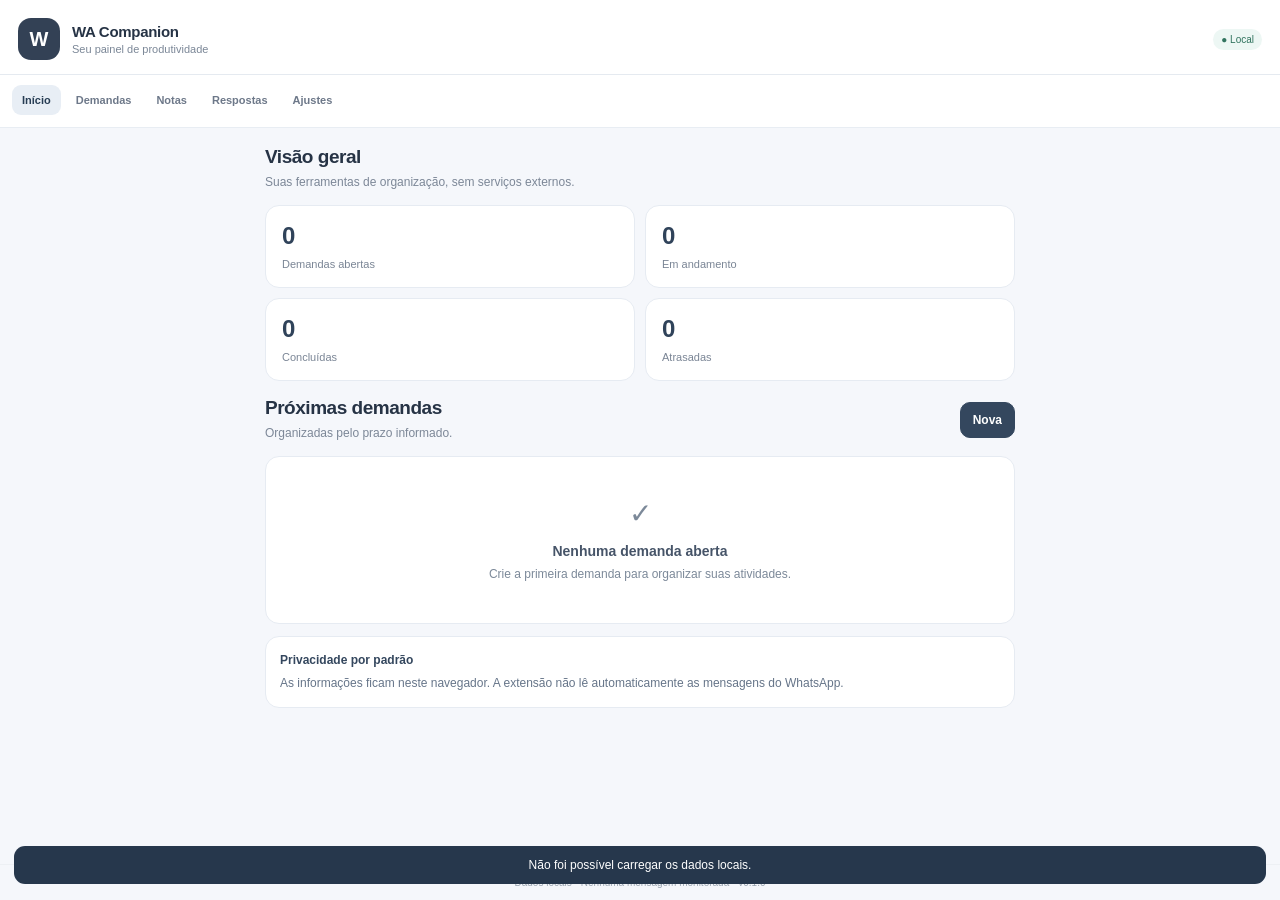
<file: extension/sidepanel.html>
<!doctype html>
<html lang="pt-BR">
<head>
  <meta charset="utf-8">
  <meta name="viewport" content="width=device-width, initial-scale=1">
  <meta name="color-scheme" content="light dark">
  <title>WhatsApp Web Companion</title>
  <link rel="stylesheet" href="styles.css">
</head>
<body>
  <div id="app" aria-live="off"></div>
  <div id="toast" class="toast" role="status" aria-live="polite"></div>
  <script type="module" src="app.js"></script>
</body>
</html>
</file>
<file: pilot/styles.css>
:root{font-family:Inter,system-ui,-apple-system,"Segoe UI",Arial,sans-serif;color:#183043;background:#f2f6f8;font-size:14px}*{box-sizing:border-box}body{margin:0;min-height:100vh}button,input,select{font:inherit}button{cursor:pointer}button:disabled{opacity:.6;cursor:wait}button:focus-visible,input:focus-visible,select:focus-visible{outline:3px solid #7baea7;outline-offset:2px}[hidden]{display:none!important}.masthead{height:74px;background:#132c40;color:#fff;display:flex;gap:12px;align-items:center;padding:0 5%;border-bottom:2px solid #1c675f}.logo{background:#22776e;width:37px;height:37px;border-radius:10px;display:grid;place-items:center;font-size:24px}.brand{display:flex;flex-direction:column;gap:3px}.brand strong{font-size:20px;letter-spacing:-.05em}.brand small{font-size:11px;color:#bdcbd4}.mast-actions{margin-left:auto;display:flex;align-items:center;gap:14px;font-size:12px}.container{max-width:1180px;margin:0 auto;padding:33px 22px 70px}.auth-panel{max-width:440px;margin:75px auto 0;padding:35px 32px;background:white;border:1px solid #dfe7ec;border-radius:17px;box-shadow:0 12px 30px #11253b0b}.section-label{letter-spacing:.12em;font-size:10px;font-weight:800;color:#206c61;margin-bottom:12px}.auth-panel h1,.page-title h1{font-size:28px;letter-spacing:-.05em;margin:0 0 10px}.auth-panel p,.page-title p{font-size:13px;line-height:1.65;color:#718292;margin:0 0 20px}.auth-panel form,.dialog form{display:grid;gap:15px}.auth-panel label,.dialog label,.form-grid label{display:flex;flex-direction:column;gap:7px;color:#314b5d;font-size:12px;font-weight:650}.auth-panel input,.dialog input,.dialog select,.form-grid input,.form-grid select{width:100%;height:41px;padding:9px 11px;border:1px solid #d2dde4;border-radius:9px;color:#203b4d;background:white;min-width:0}.btn-primary{background:#186e64;border:1px solid #186e64;color:white;border-radius:9px;padding:11px 17px;font-weight:700;min-height:41px}.btn-outline{border:1px solid #cdd9e0;border-radius:9px;background:white;color:#1d454b;font-weight:650;padding:9px 13px}.masthead .btn-outline{background:#24455a;color:white;border-color:#526777}.caution{font-size:12px!important;color:#9e6b30!important;margin-top:20px!important}.page-title{display:flex;justify-content:space-between;align-items:center;gap:16px;margin-bottom:24px}.page-title p{margin:0}.panel{background:white;border:1px solid #dee7ed;border-radius:14px;margin-bottom:19px;box-shadow:0 5px 26px #20334809;overflow:hidden}.panel-heading{display:flex;justify-content:space-between;gap:18px;align-items:center;padding:18px 22px;border-bottom:1px solid #e7edf1}.panel-heading h2{font-size:15px;margin:0}.panel-heading span{font-size:11px;color:#7c8e9e}.form-grid{display:grid;grid-template-columns:1fr 1fr;gap:16px;padding:22px}.span-2{grid-column:1/-1}.action-line{display:flex;gap:10px;justify-content:flex-end;align-items:center}.metrics{display:grid;grid-template-columns:repeat(3,minmax(0,1fr));gap:14px;margin-bottom:19px}.metric{background:white;border:1px solid #dee7ed;border-radius:12px;padding:18px}.metric strong{font-size:27px;display:block;letter-spacing:-.05em;margin-bottom:7px}.metric small{font-size:12px;color:#6d8091}.list-item{padding:19px 22px;border-bottom:1px solid #edf1f3}.list-item:last-child{border-bottom:0}.item-head{display:flex;justify-content:space-between;gap:12px;align-items:center;flex-wrap:wrap}.item-head h3{font-size:15px;margin:0 0 5px}.item-sub{font-size:11px;color:#718395}.item-grid{display:grid;grid-template-columns:repeat(2,minmax(0,1fr));gap:11px;margin:16px 0}.item-data{font-size:12px;color:#3e5b6d;line-height:1.65}.item-data small{display:block;color:#8795a3;font-size:10px;margin-bottom:4px}.item-actions{display:flex;gap:9px;flex-wrap:wrap}.chip{display:inline-block;border-radius:99px;padding:6px 11px;font-size:11px;font-weight:750;background:#e9f1f7;color:#3f667d}.chip.REALIZADA{background:#e3f6ed;color:#236c4b}.chip.CANCELADA,.chip.NAO_REALIZADA{background:#ffebe9;color:#a64c41}.chip.EM_DESLOCAMENTO,.chip.NO_LOCAL,.chip.EM_COLETA{background:#e5f1ff;color:#385d89}.chip.AGENDADA{background:#fff5e1;color:#9c6b1d}.inline-button{border:1px solid #cad9db;background:#f4faf8;border-radius:8px;padding:9px 12px;color:#1d625a;font-size:12px;font-weight:700}.inline-button.destructive{background:#fff5f2;border-color:#f2d5ce;color:#9b4d40}.empty{padding:34px;text-align:center;color:#718294;font-size:13px}.dialog{width:min(570px,calc(100vw - 24px));max-height:90vh;border:0;border-radius:14px;padding:24px;box-shadow:0 18px 80px #15253670;color:#20394c;overflow-y:auto}.dialog::backdrop{background:#071e3180}.dialog h2{font-size:21px;margin:0}.dialog p{font-size:12px;color:#718292;line-height:1.6;margin:0}.history-entry{border:1px solid #dde7e9;border-radius:9px;padding:12px;margin:10px 0;color:#436073;line-height:1.6;font-size:12px}.history-entry strong{display:block;color:#163d43}.history-entry small{display:block;color:#718292;margin:5px 0}.dialog h3{margin:22px 0 9px;font-size:14px}.dialog .two{display:grid;grid-template-columns:1fr 1fr;gap:14px}#notice{border-radius:10px;font-size:12px;font-weight:550;line-height:1.5;margin-bottom:17px;padding:0;white-space:pre-wrap}#notice:not(:empty){border:1px solid #b4d9ce;background:#e7f5f0;padding:12px 14px}#notice.error{border-color:#ecd1ca;background:#fff0ed;color:#8a372c}#notice.success{color:#23614e}body :focus-visible{scroll-margin:20px}@media(max-width:700px){.masthead{padding:0 15px}.brand strong{font-size:17px}.brand small{font-size:10px}.container{padding:22px 13px 65px}.auth-panel{margin:24px auto 0;padding:25px 20px}.metrics{grid-template-columns:repeat(3,1fr);gap:8px}.metric{padding:12px}.metric strong{font-size:23px}.metric small{font-size:10px}.form-grid{grid-template-columns:1fr;padding:18px}.span-2{grid-column:auto}.page-title h1{font-size:24px}.panel-heading{padding:17px}.item-grid{grid-template-columns:1fr}.item-data{font-size:12px}.list-item{padding:16px}.mast-actions #current-user{display:none}.dialog .two{grid-template-columns:1fr}}
/* Recovery CTA & deployment revision - 2026.10.19-r2 */
#forgot-password{display:block;width:100%;text-align:center;color:#145d57;border:1px solid #9accc3;background:#eef9f6;font-weight:750}
#forgot-password:hover{background:#dff2ed}
.recovery-tip{margin:0!important;color:#526c76!important;font-size:11px!important;line-height:1.5!important}
.release-label{margin-top:14px!important;color:#8898a1!important;font-size:10px!important;letter-spacing:.03em}
</file>
<file: web/styles.css>
:root{
  --nav:#122439;--nav-hover:#1b334a;--nav-text:#b1c0ce;--ink:#182a3e;--muted:#66778a;
  --background:#f5f7fa;--paper:#ffffff;--stroke:#e1e8ee;--accent:#176d63;--accent-soft:#e7f4f1;
  --focus:#16766d;--shadow:0 10px 35px rgba(27,42,64,.045);
}
*{box-sizing:border-box}
html{font-family:Inter,ui-sans-serif,system-ui,-apple-system,BlinkMacSystemFont,"Segoe UI",sans-serif;font-size:14px;color:var(--ink);background:var(--background)}
body{margin:0;min-height:100vh}
button,input,select,textarea{font:inherit}
button{cursor:pointer}
button:disabled{cursor:not-allowed;opacity:.5}
button:focus-visible,a:focus-visible,input:focus-visible,select:focus-visible,textarea:focus-visible{outline:3px solid #8abfb7;outline-offset:2px}
a{color:inherit}
[hidden]{display:none!important}
.layout{display:flex;min-height:100vh}
.sidebar{width:260px;flex:0 0 260px;background:var(--nav);color:white;display:flex;flex-direction:column;position:sticky;top:0;height:100vh;z-index:10;padding:28px 14px 20px}
.brand{display:flex;gap:11px;align-items:center;padding:0 14px;margin-bottom:42px}
.brand-mark{background:#387f74;color:#fff;font-size:23px;width:39px;height:39px;border-radius:11px;display:grid;place-items:center}
.brand strong{font-size:19px;letter-spacing:-.045em;display:block}
.brand small{color:#90a7ba;font-size:11px;display:block;margin-top:3px}
.side-label{font-size:10px;color:#849aaf;font-weight:800;letter-spacing:.13em;padding:0 17px 10px}
.nav{display:flex;flex-direction:column;gap:4px}
.nav button{display:flex;align-items:center;gap:13px;color:var(--nav-text);border:0;background:transparent;border-radius:9px;padding:12px 14px;font-weight:550;text-align:left;width:100%;transition:background .15s,color .15s}
.nav button:hover{background:var(--nav-hover);color:#fff}
.nav button.active{background:#254e59;color:white}
.nav button .nav-icon{width:21px;text-align:center;font-size:17px;opacity:.9}
.sidebar-bottom{margin-top:auto}
.demo-tip{border:1px solid #37506a;background:#1b344b;border-radius:11px;padding:13px 14px;display:flex;flex-direction:column;gap:7px;margin:0 6px 20px}
.demo-tip strong{color:#d2e6df;font-size:12px}
.demo-tip span{color:#99adc0;font-size:11px;line-height:1.55}
.avatar-line{padding:14px 8px 0;border-top:1px solid #294156;display:flex;align-items:center;gap:9px}
.avatar{background:#39617c;border-radius:50%;width:35px;height:35px;display:grid;place-items:center;font-weight:700;font-size:11px}
.avatar-line strong,.avatar-line small{display:block}
.avatar-line strong{font-size:12px}.avatar-line small{font-size:11px;color:#92a7bb;margin-top:4px}
.workspace{min-width:0;flex:1;display:flex;flex-direction:column}
.topbar{height:74px;min-height:74px;background:var(--paper);border-bottom:1px solid var(--stroke);display:flex;align-items:center;justify-content:space-between;padding:0 32px;gap:16px}
.breadcrumb{display:flex;gap:12px;align-items:center;color:var(--muted);font-size:12px;white-space:nowrap}.breadcrumb strong{color:var(--ink)}
.crumb-sep{color:#9ba8b6}
.top-actions{display:flex;align-items:center;gap:17px}
.demo-pill{display:flex;align-items:center;gap:7px;font-size:11px;color:#22675e;background:#e5f6ef;border:1px solid #ceeadf;border-radius:999px;padding:7px 10px;font-weight:650;white-space:nowrap}
.live-dot{width:7px;height:7px;border-radius:100%;background:#4cae7e}
.role-control{color:var(--muted);font-size:11px;display:flex;align-items:center;gap:8px;white-space:nowrap}
.role-control select{padding:8px 26px 8px 10px;border:1px solid var(--stroke);border-radius:9px;background:white;color:var(--ink);max-width:155px;font-size:12px;font-weight:650}
.circle-avatar{border-radius:100%;background:#e4eaf0;color:#425769;display:grid;place-items:center;height:32px;width:32px;font-size:11px;font-weight:750}
main{width:min(1320px,100%);margin:0 auto;padding:36px 38px 40px;flex:1}
.page-header{display:flex;justify-content:space-between;align-items:flex-start;gap:18px;margin-bottom:26px}
.eyebrow{font-size:10px;text-transform:uppercase;letter-spacing:.13em;color:var(--accent);font-weight:800;margin-bottom:8px}
h1,h2,h3,p{margin-top:0}
.page-header h1{font-size:27px;letter-spacing:-.045em;margin:0 0 8px;font-weight:760}
.page-header p{color:var(--muted);margin:0;line-height:1.6;font-size:13px}
.btn{border:1px solid transparent;border-radius:9px;display:inline-flex;align-items:center;justify-content:center;gap:8px;white-space:nowrap;font-weight:680;padding:11px 15px;text-decoration:none;transition:filter .12s,transform .12s}
.btn:hover{filter:brightness(.96)}
.btn:active{transform:scale(.98)}
.btn-primary{background:var(--accent);color:white}
.btn-secondary{background:white;color:var(--ink);border:1px solid var(--stroke)}
.btn-quiet{background:transparent;color:var(--accent);padding:8px 10px}
.btn-danger{background:#fff0ed;color:#b1453f;border:1px solid #f7d6d0}
.btn-small{font-size:12px;padding:8px 11px}
.icon-btn{height:37px;min-width:37px;border:1px solid var(--stroke);background:white;border-radius:9px;display:inline-flex;align-items:center;justify-content:center;color:var(--ink)}
.mobile-menu{display:none}
.cards{display:grid;grid-template-columns:repeat(4,minmax(0,1fr));gap:16px;margin-bottom:22px}
.metric{border:1px solid var(--stroke);background:white;border-radius:14px;padding:20px 21px;box-shadow:var(--shadow)}
.metric-label{color:var(--muted);font-size:12px;font-weight:600}
.metric-value{font-size:30px;font-weight:770;letter-spacing:-.06em;margin:10px 0}
.metric-foot{font-size:11px;color:#8794a2;line-height:1.45}
.metric-icon{display:inline-grid;place-items:center;float:right;height:32px;width:32px;border-radius:9px;color:#267568;background:#eaf6f1;font-size:15px}
.content-grid{display:grid;grid-template-columns:minmax(0,1.7fr) minmax(260px,1fr);gap:19px;align-items:start}
.panel{border:1px solid var(--stroke);border-radius:14px;background:white;overflow:hidden;box-shadow:var(--shadow);margin-bottom:19px}
.panel-head{display:flex;justify-content:space-between;align-items:center;padding:19px 21px;border-bottom:1px solid var(--stroke);gap:14px}
.panel-head h2{font-size:15px;margin:0;letter-spacing:-.015em}.panel-head span,.subtle{color:var(--muted);font-size:12px}
.panel-body{padding:20px}
.toolbar{display:flex;gap:10px;align-items:center;flex-wrap:wrap;margin-bottom:17px}
.toolbar input,.toolbar select{min-height:39px;border:1px solid var(--stroke);background:white;border-radius:9px;padding:9px 12px;outline-color:var(--focus);max-width:100%}
.toolbar .search{flex:1;min-width:160px}
.toolbar select{min-width:140px}
.table-wrap{overflow:auto}
.data-table{border-collapse:collapse;text-align:left;width:100%;min-width:680px}
.data-table th{font-size:10px;color:#8895a4;letter-spacing:.07em;text-transform:uppercase;font-weight:780;padding:12px 18px;background:#fafcfd;white-space:nowrap}
.data-table td{padding:14px 18px;border-top:1px solid #edf1f4;font-size:12px;white-space:nowrap}
.data-table tr:hover td{background:#fcfdfd}
.row-title{font-weight:680;font-size:12px;display:block}.row-sub{font-size:11px;color:var(--muted);margin-top:5px;display:block}
.tag{border-radius:99px;font-size:10px;font-weight:730;padding:6px 9px;white-space:nowrap;display:inline-block}
.tag-agendada{background:#fff5df;color:#996c18}
.tag-ciente,.tag-em-deslocamento,.tag-no-local,.tag-em-coleta{background:#e6f0ff;color:#35649b}
.tag-realizada{background:#e2f5ed;color:#267353}
.tag-nao-realizada,.tag-cancelada{background:#ffebe9;color:#9d473e}
.link-action{color:var(--accent);background:transparent;border:0;font-size:12px;font-weight:750;padding:5px}
.link-action:hover{text-decoration:underline}
.inline-notice{padding:12px 15px;background:#e9f5f1;border:1px solid #cfebdf;color:#32665e;font-size:12px;line-height:1.6;border-radius:10px;margin-bottom:19px}
.list-item{padding:13px 20px;border-bottom:1px solid #edf1f4;display:flex;gap:13px;align-items:flex-start}
.list-item:last-child{border:0}
.time-block{min-width:54px;background:#eef2f5;color:#456075;border-radius:8px;padding:8px;text-align:center;font-size:12px;font-weight:780}
.list-item strong{font-size:12px;display:block}.list-item p{font-size:11px;color:var(--muted);margin:6px 0 0;line-height:1.45}
.list-item .tag{margin-left:auto}
.section-title{font-size:15px;margin-bottom:15px}
.collector-list{display:grid;gap:10px;padding:18px}
.collector-line{display:flex;gap:11px;align-items:center}
.avatar-soft{height:35px;width:35px;display:grid;place-items:center;background:#ebf1f4;border-radius:10px;font-size:11px;color:#446271;font-weight:800;flex-shrink:0}
.collector-line strong{font-size:12px}.collector-line small{color:var(--muted);display:block;margin-top:5px}
.collector-line .count{margin-left:auto;font-weight:800;color:var(--ink);font-size:13px}
.empty{padding:45px 20px;text-align:center;color:var(--muted);font-size:13px}
.empty strong{display:block;color:var(--ink);margin-bottom:7px}
.detail-grid{display:grid;grid-template-columns:minmax(0,1.5fr) minmax(250px,1fr);gap:19px}
.details{display:grid;grid-template-columns:repeat(2,minmax(0,1fr));gap:17px;padding:21px}
.detail-row small{color:#7e90a0;font-size:11px;display:block;margin-bottom:7px}
.detail-row strong{font-weight:650;font-size:13px;line-height:1.5;word-break:break-word}
.details .full{grid-column:1/-1}
.details hr{border:0;border-top:1px solid var(--stroke);grid-column:1/-1;margin:0}
.action-bar{border-top:1px solid var(--stroke);padding:16px 20px;display:flex;gap:9px;flex-wrap:wrap}
.timeline{padding:20px 24px 20px 27px}
.timeline-item{border-left:2px solid #dce8e6;padding:0 0 22px 20px;position:relative}
.timeline-item:last-child{border-left-color:transparent;padding-bottom:0}
.timeline-item:before{content:'';position:absolute;left:-6px;top:2px;width:10px;height:10px;border-radius:50%;background:#4a9585;border:2px solid white}
.timeline-item strong{font-size:12px;display:block}
.timeline-item small{color:var(--muted);display:block;margin-top:7px;line-height:1.6}
.collector-cards{display:grid;grid-template-columns:repeat(2,minmax(0,1fr));gap:14px}
.collection-card{background:white;border:1px solid var(--stroke);border-radius:13px;padding:18px;box-shadow:var(--shadow)}
.collection-card-head{display:flex;justify-content:space-between;align-items:center;gap:12px;margin-bottom:14px}
.collection-card strong{font-size:14px}
.collection-card .address{font-size:12px;color:var(--muted);line-height:1.7;margin:10px 0 15px;min-height:38px}
.collection-card-actions{display:flex;flex-wrap:wrap;gap:8px;border-top:1px solid var(--stroke);padding-top:15px}
.note{color:#718194;font-size:12px;line-height:1.6}
.pill-tabs{display:flex;gap:6px;flex-wrap:wrap}
.pill-tabs button{background:white;border:1px solid var(--stroke);border-radius:8px;padding:8px 12px;color:#637589;font-size:12px}
.pill-tabs button.active{background:#e5f2ef;color:#17695e;border-color:#bfded6;font-weight:750}
.readonly-address{background:#f3f7f8;border:1px solid var(--stroke);border-radius:9px;padding:12px 14px;color:#4e6678;font-size:12px;margin-bottom:21px;line-height:1.6}
.modal{border:none;padding:0;border-radius:16px;box-shadow:0 24px 90px #091b3180;width:min(660px,calc(100vw - 22px));max-height:92vh;overflow:auto;color:var(--ink)}
.modal::backdrop{background:#142638a8}
.modal-header{display:flex;align-items:flex-start;justify-content:space-between;gap:18px;padding:25px 28px 20px;border-bottom:1px solid var(--stroke)}
.modal-header h2{font-size:22px;letter-spacing:-.045em;margin:0 0 7px}
.modal-header p{font-size:12px;line-height:1.5;color:var(--muted);margin:0}
.modal-body{padding:22px 28px;max-height:calc(92vh - 185px);overflow-y:auto}
.form-section-title{display:flex;gap:9px;align-items:center;font-size:13px;font-weight:780;margin:8px 0 15px}
.form-section-title:not(:first-child){margin-top:25px}
.form-section-title span{background:#e2f3ec;color:#286e5e;border-radius:7px;width:25px;height:25px;display:grid;place-items:center}
.form-grid{display:grid;grid-template-columns:repeat(2,minmax(0,1fr));gap:14px}
.field{display:flex;flex-direction:column;font-size:12px;font-weight:650;gap:7px}
.field.wide{grid-column:1/-1}
.field input,.field select,.field textarea{background:white;border:1px solid #d8e2e8;border-radius:8px;min-height:41px;padding:10px 11px;font-size:13px;font-weight:450;min-width:0;width:100%;color:var(--ink)}
.field-hint{color:var(--muted);font-size:11px;line-height:1.6;margin:16px 0 0}
.modal-actions{display:flex;justify-content:flex-end;gap:9px;padding:17px 28px;border-top:1px solid var(--stroke)}
.mobile-backdrop{position:fixed;inset:0;background:#101d2bb3;z-index:9}
.toast{position:fixed;right:24px;bottom:24px;max-width:380px;z-index:30;border-radius:10px;background:#183b36;color:white;padding:13px 17px;box-shadow:0 9px 35px #15273540;font-size:12px;line-height:1.6}
.footer-note{padding:0 38px 22px;text-align:center;color:#9aa7b4;font-size:10px}
.info-badge{background:#edf2f7;border-radius:10px;padding:13px 15px;color:#5b6d7e;font-size:12px;line-height:1.6}
.status-flow{display:flex;flex-direction:column;gap:9px;padding:18px}
.status-row{border:1px solid var(--stroke);padding:13px;border-radius:10px;display:flex;align-items:center;justify-content:space-between;gap:15px}
.status-row strong{font-size:12px}.status-row small{display:block;color:var(--muted);margin-top:4px}
.kicker{color:var(--accent);font-size:10px;letter-spacing:.12em;font-weight:800;text-transform:uppercase}
.stats-grid{display:grid;grid-template-columns:repeat(3,minmax(0,1fr));gap:14px}
.stat-compact{border:1px solid var(--stroke);border-radius:11px;padding:16px;background:white}
.stat-compact strong{font-size:22px;display:block;letter-spacing:-.04em}
.stat-compact small{color:var(--muted);font-size:11px;display:block;margin-top:7px}
@media(max-width:1140px){.sidebar{width:218px;flex-basis:218px}.cards{grid-template-columns:repeat(2,1fr)}.content-grid{grid-template-columns:minmax(0,1fr)}}
@media(max-width:800px){
  .sidebar{position:fixed;transform:translateX(-105%);transition:transform .2s;top:0;left:0;height:100vh;width:260px}
  .sidebar.open{transform:translateX(0)}
  .mobile-menu{display:inline-flex}
  .topbar{padding:0 16px;height:66px;min-height:66px}
  .role-control{font-size:0}
  .role-control select{font-size:11px;max-width:120px}
  .top-actions{gap:8px}
  .demo-pill{display:none}
  main{padding:25px 18px}
  .page-header{align-items:flex-start}
  .page-header h1{font-size:23px}
  .cards{gap:10px}
  .metric{padding:15px}
  .metric-value{font-size:25px}
  .collector-cards,.detail-grid{grid-template-columns:1fr}
  .footer-note{padding:10px 14px 25px}
  .detail-grid .panel{margin-bottom:0}
}
@media(max-width:480px){
  .page-header{flex-direction:column}
  .page-header .btn{width:100%}
  .metric{padding:14px}.metric-label{font-size:11px}
  .cards{grid-template-columns:repeat(2,minmax(0,1fr))}
  .details{grid-template-columns:1fr}
  .form-grid{grid-template-columns:1fr}
  .field.wide{grid-column:auto}
  .modal-header,.modal-body,.modal-actions{padding-left:17px;padding-right:17px}
  .modal-actions .btn{flex:1}
  .top-actions .circle-avatar{display:none}
  .breadcrumb{font-size:11px;gap:7px}
  .stat-compact{padding:11px}
  .stats-grid{gap:7px}
}
@media(prefers-reduced-motion:reduce){*,*:before,*:after{transition:none!important;scroll-behavior:auto!important}}
</file>
<file: extension/styles.css>
:root {
  font-family: Inter, ui-sans-serif, -apple-system, BlinkMacSystemFont, "Segoe UI", sans-serif;
  color: #263345;
  background: #f5f7fb;
  font-size: 14px;
  font-synthesis: none;
}
* { box-sizing: border-box; }
body { margin: 0; min-width: 300px; }
button, input, select, textarea { font: inherit; }
button { cursor: pointer; }
button:focus-visible, input:focus-visible, select:focus-visible, textarea:focus-visible { outline: 3px solid #9cc6d0; outline-offset: 2px; }
.app { min-height: 100vh; display: flex; flex-direction: column; }
.header { background: #fff; display: flex; gap: 12px; align-items: center; padding: 18px 18px 14px; border-bottom: 1px solid #e5eaf0; }
.logo { width: 42px; height: 42px; background: #334155; color: #fff; display: grid; place-items: center; border-radius: 13px; font-size: 20px; font-weight: 800; }
.brand { flex: 1; min-width: 0; }
.brand h1 { font-size: 15px; margin: 0; letter-spacing: -.02em; }
.brand p { color: #7b8797; font-size: 11px; margin: 3px 0 0; }
.local-pill { padding: 5px 8px; border-radius: 30px; background: #edf7f4; color: #32745f; font-size: 10px; white-space: nowrap; }
.tabs { display: flex; gap: 5px; overflow-x: auto; padding: 10px 12px 12px; background: #fff; border-bottom: 1px solid #e8edf3; scrollbar-width: thin; }
.tab { border: 0; border-radius: 9px; background: transparent; color: #6d7889; font-size: 11px; font-weight: 650; padding: 9px 10px; white-space: nowrap; }
.tab.active { background: #e8eef5; color: #273d54; }
.tab:hover { background: #f0f4f8; }
.main { padding: 18px 15px 24px; flex: 1; width: 100%; max-width: 780px; margin: 0 auto; }
.section-head { display: flex; gap: 9px; align-items: center; justify-content: space-between; margin-bottom: 14px; }
.section-head h2 { margin: 0 0 5px; font-size: 19px; letter-spacing: -.025em; }
.section-head p { margin: 0; font-size: 12px; color: #7c8797; line-height: 1.5; }
.button { display: inline-flex; justify-content: center; align-items: center; gap: 5px; background: #34475e; color: #fff; font-weight: 650; border: 1px solid #34475e; border-radius: 10px; padding: 10px 12px; font-size: 12px; }
.button:hover { background: #263648; }
.button.secondary { color: #34475e; background: #fff; border-color: #dce3eb; }
.button.secondary:hover { background: #f4f7fa; }
.button.danger { background: #fff; color: #a63f42; border-color: #f1d7d7; }
.button.small { padding: 7px 9px; font-size: 11px; }
.button.block { width: 100%; }
.metrics { display: grid; grid-template-columns: repeat(2,minmax(0,1fr)); gap: 10px; margin-bottom: 16px; }
.metric, .card, .empty, .info { background: #fff; border: 1px solid #e6ebf2; border-radius: 14px; }
.metric { padding: 16px; }
.metric strong { font-size: 24px; display: block; margin-bottom: 5px; color: #30435a; font-variant-numeric: tabular-nums; }
.metric span { font-size: 11px; color: #7a8595; }
.card { padding: 14px; margin: 0 0 10px; box-shadow: 0 4px 16px rgba(30,43,60,.025); }
.card h3 { font-size: 14px; line-height: 1.4; margin: 0 0 5px; overflow-wrap: anywhere; }
.card p { white-space: pre-wrap; overflow-wrap: anywhere; color: #637083; margin: 6px 0 10px; font-size: 12px; line-height: 1.5; }
.card .meta { font-size: 11px; color: #7e8998; margin: 5px 0; }
.card-head { display: flex; gap: 8px; align-items: flex-start; justify-content: space-between; }
.badge { display: inline-block; border-radius: 7px; padding: 4px 7px; font-size: 10px; font-weight: 650; white-space: nowrap; background: #edf0f5; color: #586777; }
.badge.high { color: #a24836; background: #fff1eb; }
.badge.medium { color: #9b711d; background: #fff7e1; }
.badge.done { color: #287553; background: #e7f7ec; }
.badge.progress { color: #3f699b; background: #eaf2fc; }
.actions { display: flex; gap: 6px; flex-wrap: wrap; margin-top: 11px; }
.row { display: flex; align-items: center; gap: 8px; justify-content: space-between; flex-wrap: wrap; }
.filter { width: 100%; border: 1px solid #dce4ec; border-radius: 9px; background: #fff; padding: 10px; margin: 0 0 13px; color: #3c4c61; }
.empty { text-align: center; padding: 40px 18px; color: #7c8999; }
.empty .emoji { font-size: 28px; display: block; margin-bottom: 13px; }
.empty strong { display: block; color: #465468; margin-bottom: 6px; }
.empty p { margin: 0; font-size: 12px; line-height: 1.5; }
.info { padding: 14px; line-height: 1.6; color: #667589; margin: 12px 0; font-size: 12px; }
.info strong { display: block; color: #34475e; margin-bottom: 4px; }
.label { color: #516075; display: block; margin: 12px 0 5px; font-size: 12px; font-weight: 650; }
.field { width: 100%; color: #304054; border: 1px solid #dbe3ed; padding: 11px; border-radius: 10px; background: #fff; }
textarea.field { resize: vertical; min-height: 94px; }
.footer { text-align: center; color: #99a4b0; font-size: 10px; padding: 12px; border-top: 1px solid #edf0f4; }
.dialog { border: 1px solid #dfe7ef; border-radius: 16px; padding: 0; width: min(430px, calc(100vw - 30px)); max-height: 88vh; box-shadow: 0 20px 65px rgba(20,30,50,.22); color: #263345; background: #fff; }
.dialog::backdrop { background: rgba(18, 30, 48, .42); }
.dialog-inner { padding: 20px; overflow-y: auto; max-height: 84vh; }
.dialog h3 { margin: 0 0 10px; font-size: 18px; }
.dialog-actions { display: flex; justify-content: flex-end; gap: 8px; margin-top: 18px; }
.toast { position: fixed; bottom: 16px; left: 14px; right: 14px; background: #26374c; color: #fff; padding: 12px 14px; border-radius: 11px; font-size: 12px; visibility: hidden; opacity: 0; transition: opacity .2s; z-index: 1000; text-align: center; }
.toast.visible { visibility: visible; opacity: 1; }
.settings-section { margin-bottom: 16px; }
.settings-section .field { margin: 0 0 10px; }
body.dark { background: #161e29; color: #e0e7f0; }
body.dark .header, body.dark .tabs, body.dark .card, body.dark .metric, body.dark .empty, body.dark .info { background: #202b3a; border-color: #344257; }
body.dark .header, body.dark .tabs, body.dark .footer { border-color: #344257; }
body.dark .tab.active, body.dark .tab:hover { background: #354457; color: #f6f8fd; }
body.dark .card h3, body.dark .metric strong, body.dark .section-head h2, body.dark .empty strong, body.dark .info strong { color: #edf3fb; }
body.dark .button.secondary, body.dark .field { background: #263446; border-color: #435168; color: #e7eefa; }
body.dark .dialog { background: #202b3a; color: #edf3fb; border-color: #435168; }
body.dark .label { color: #d0dae6; }
@media(max-width: 360px) {
  .header { padding: 14px 12px; }
  .main { padding: 16px 11px; }
  .section-head { align-items: flex-start; flex-direction: column; }
  .metrics { gap: 7px; }
}
</file>
